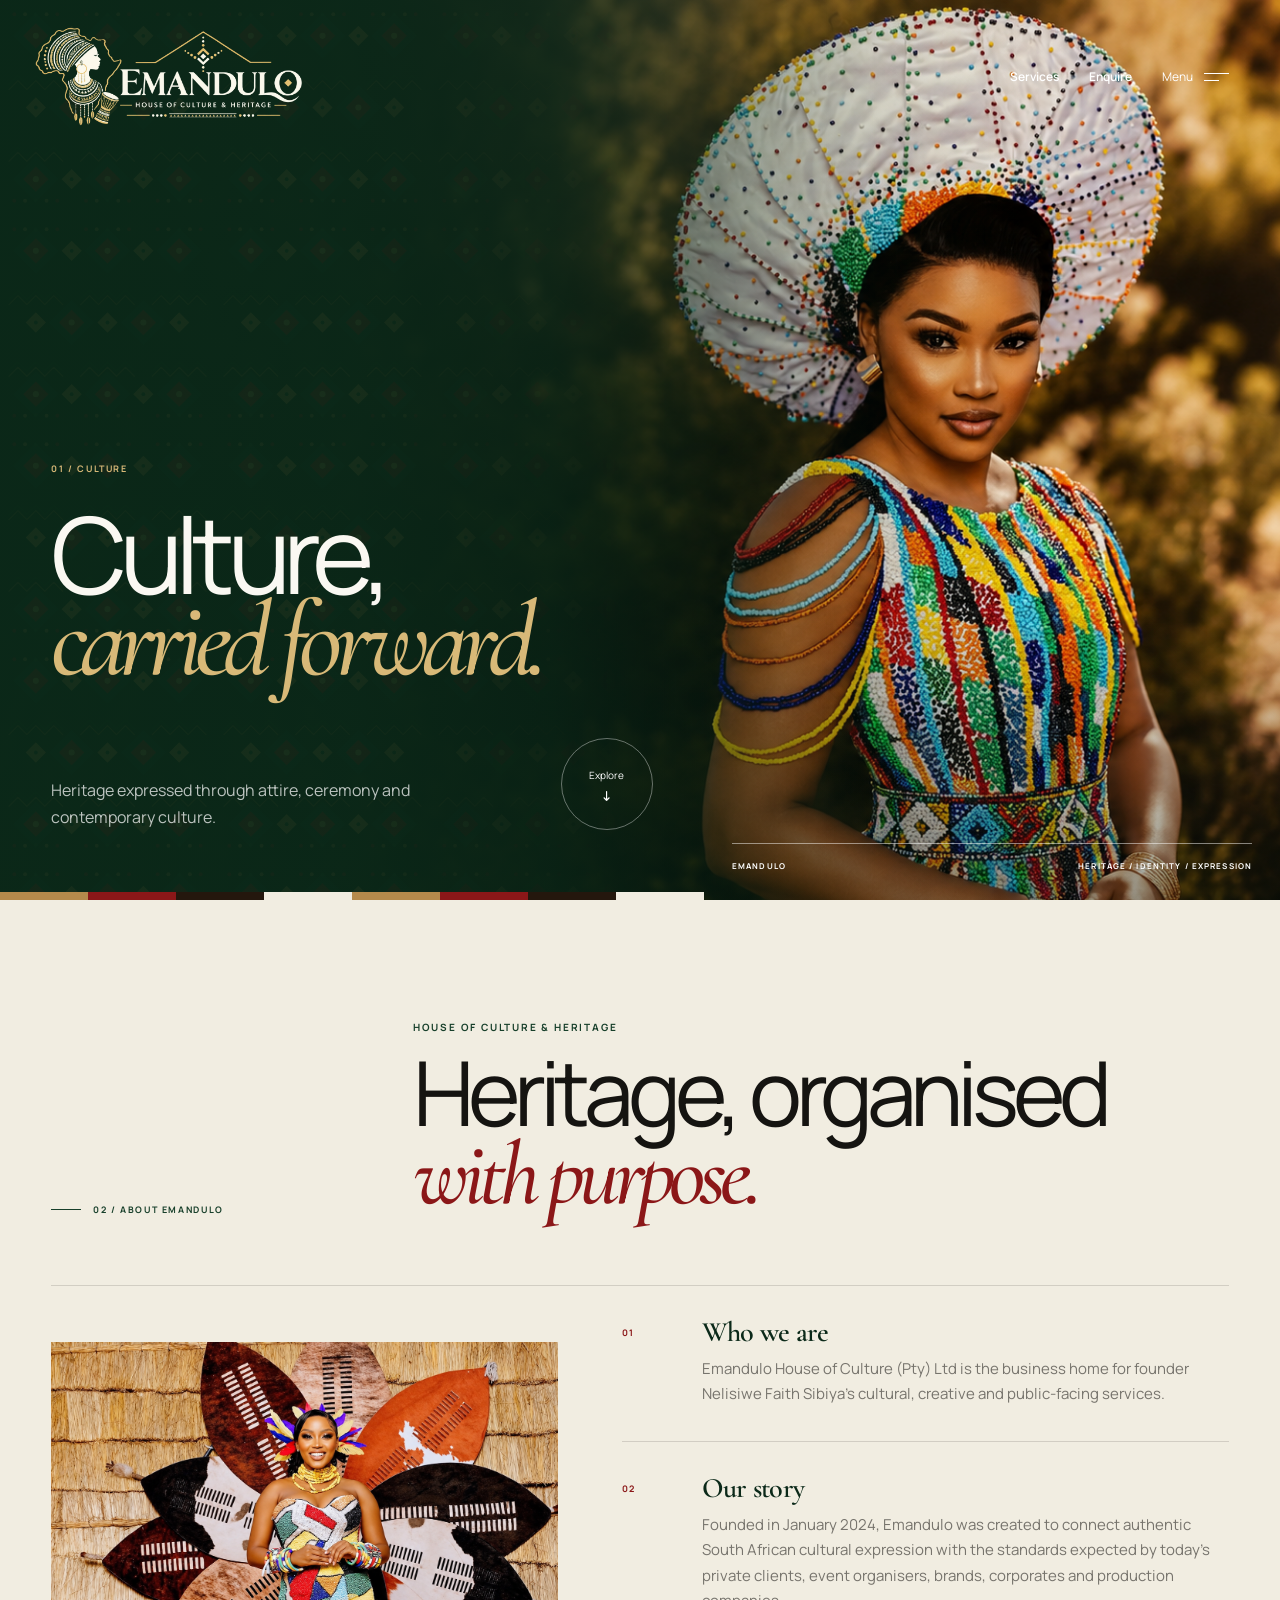
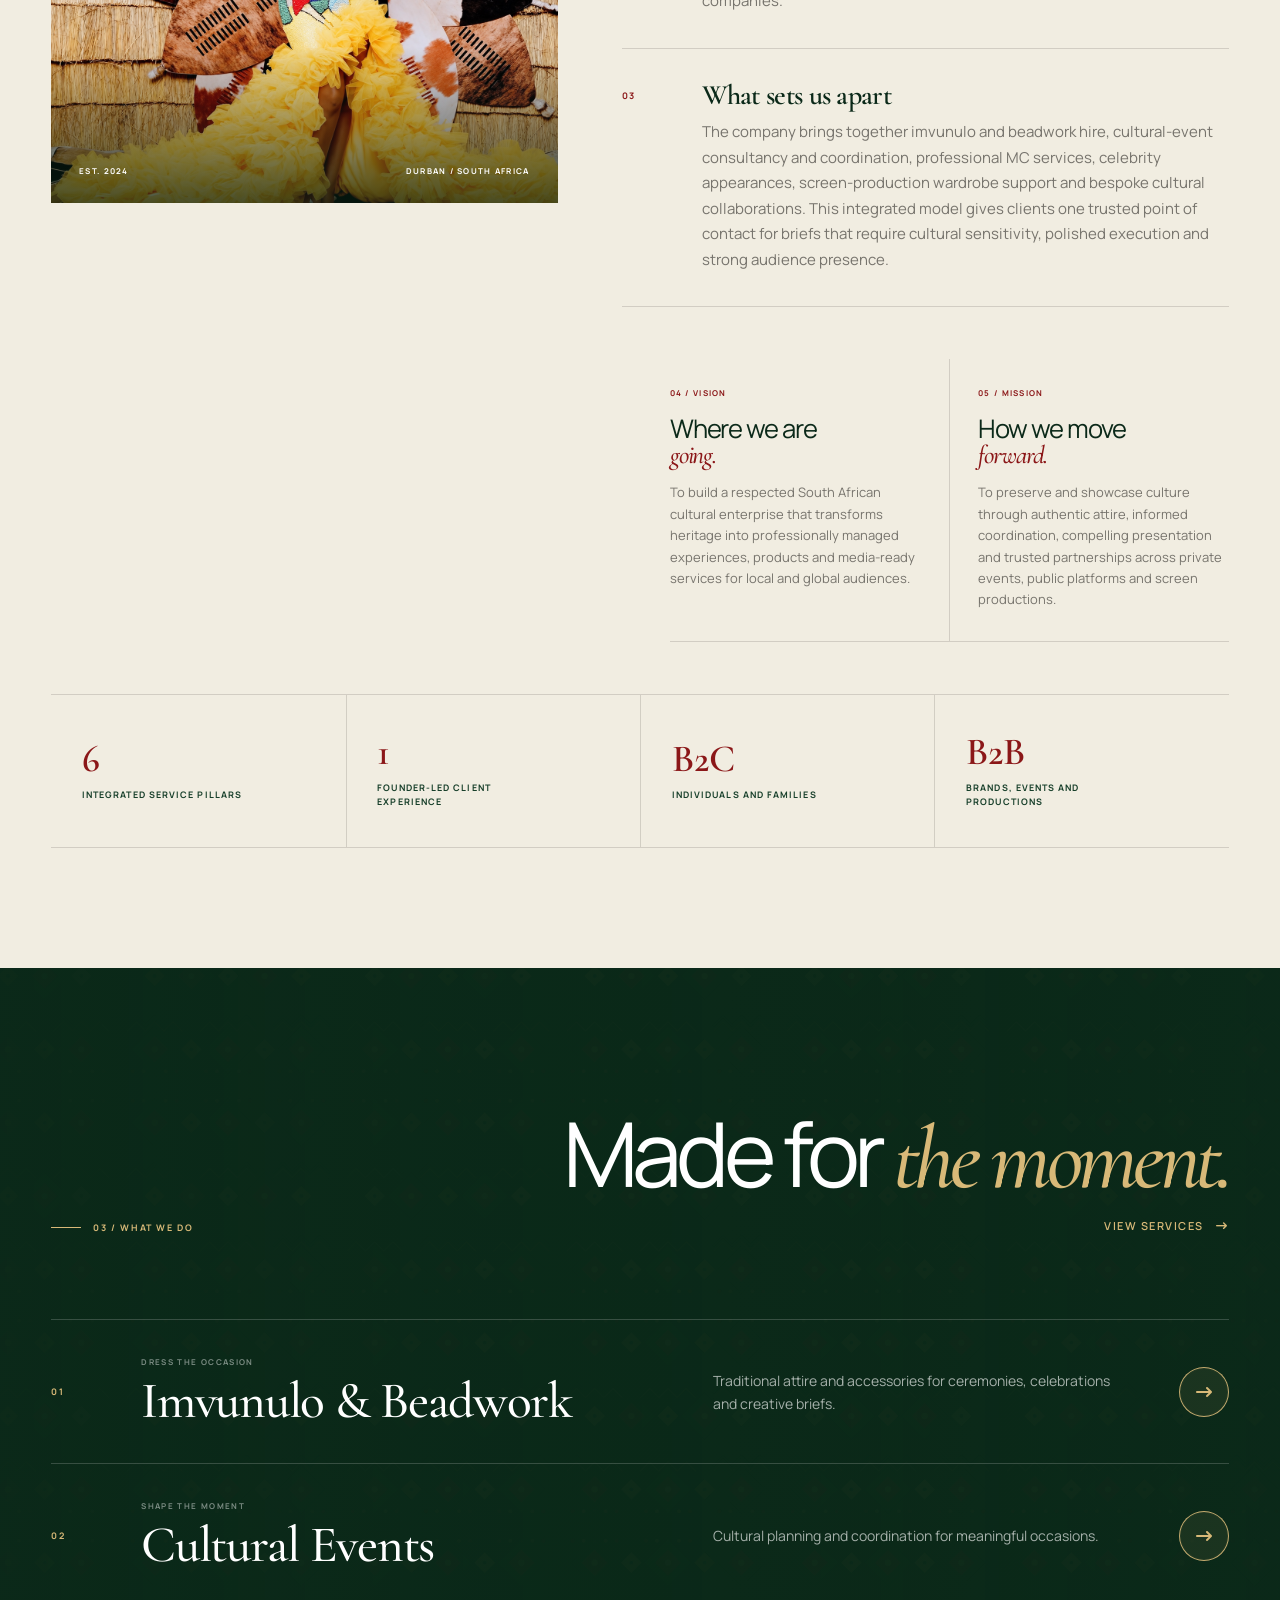
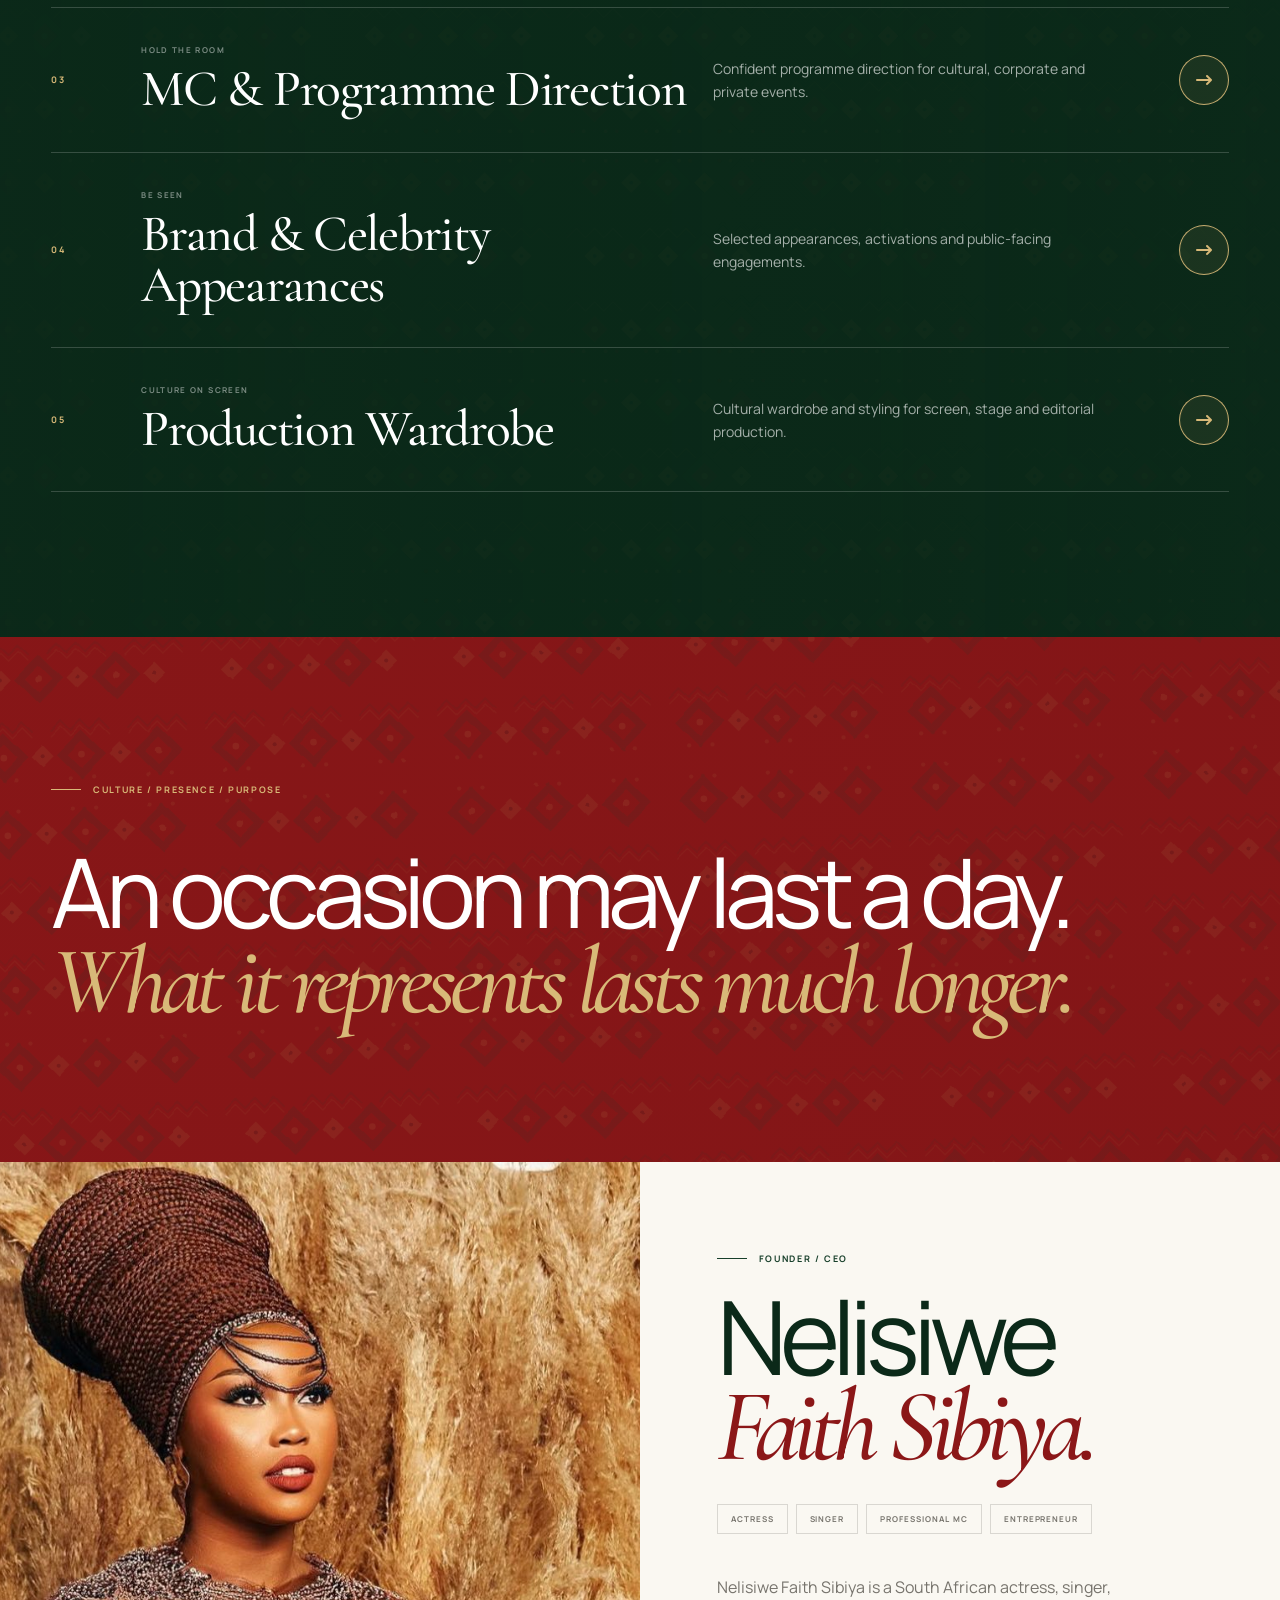
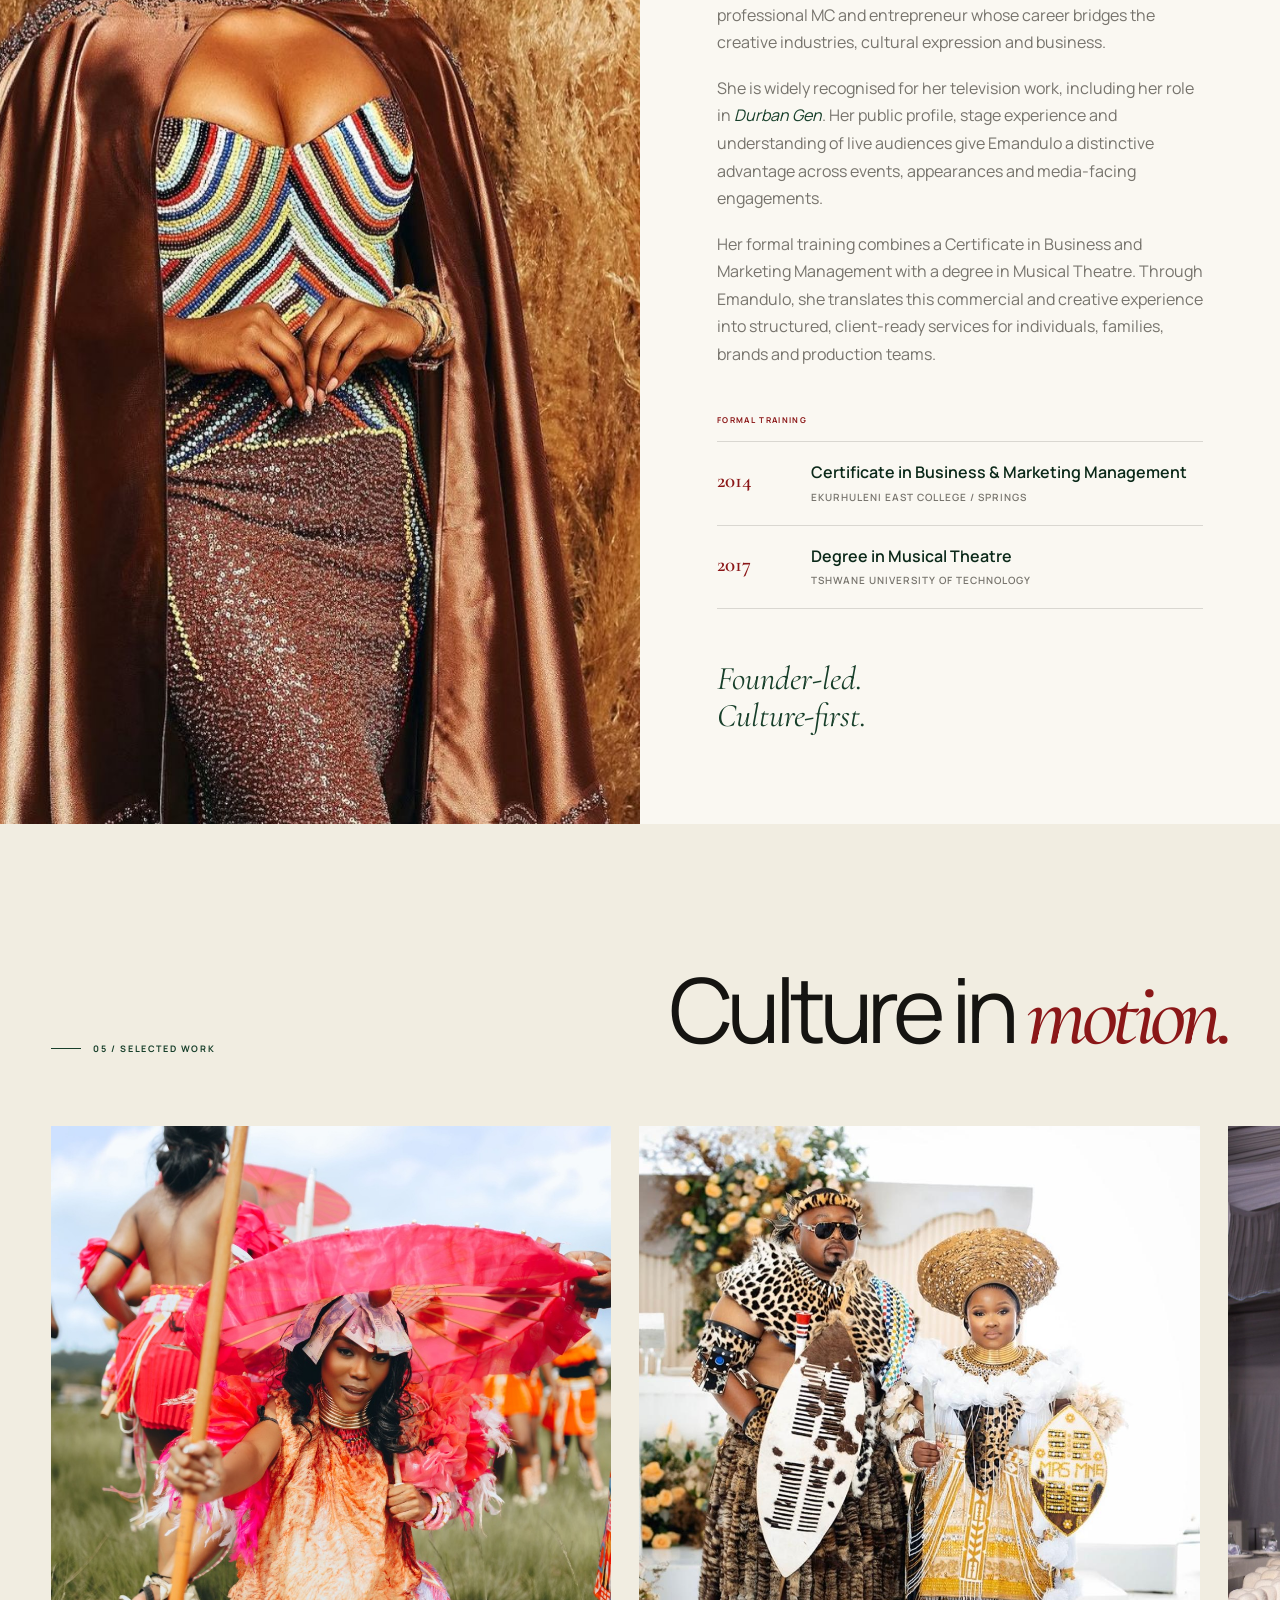
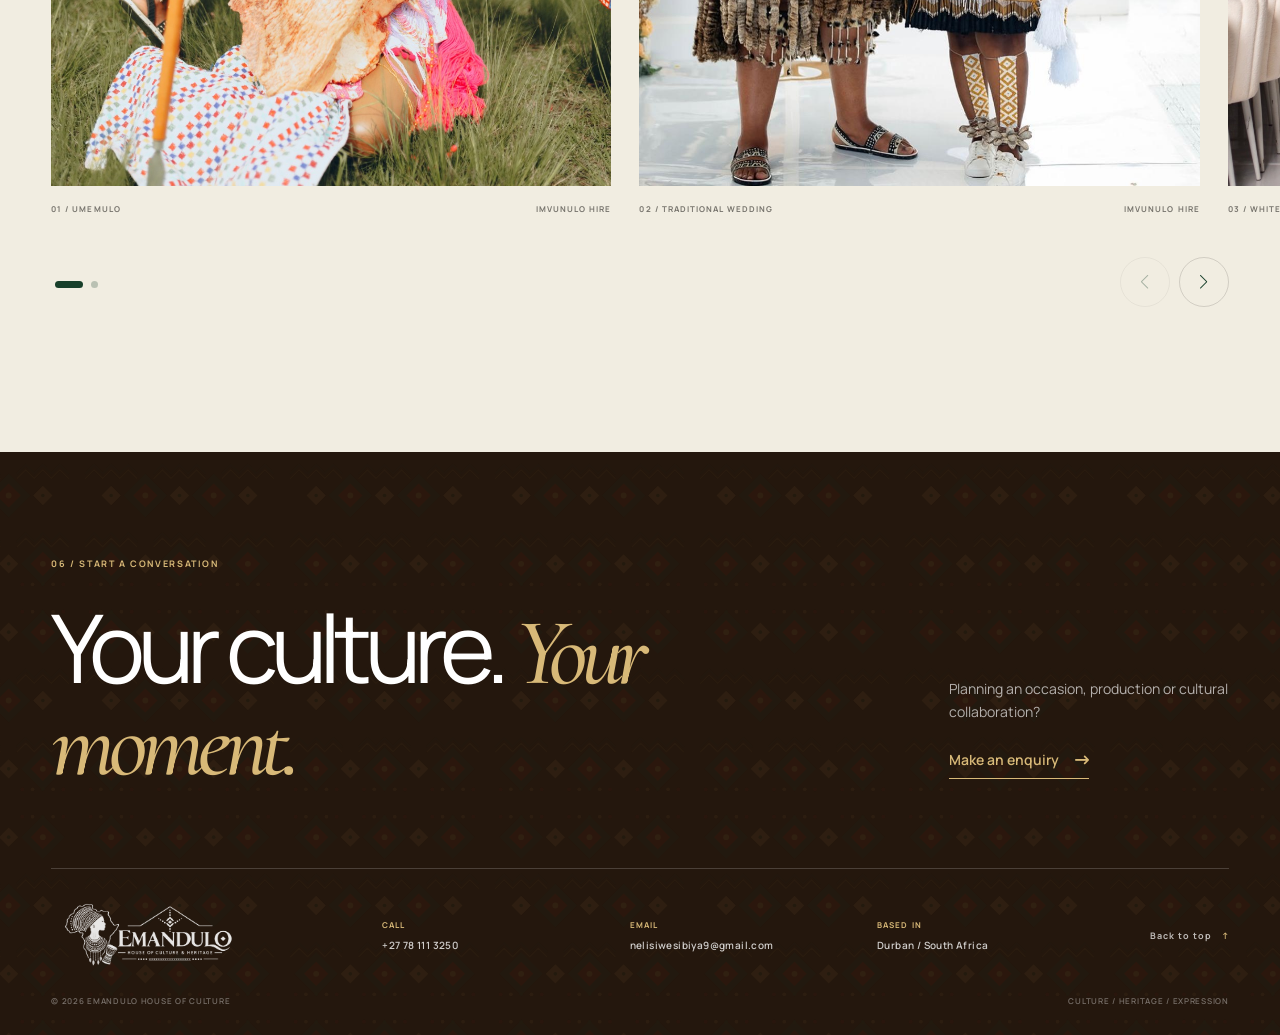
<file: david-free/index.html>
<!DOCTYPE html>
<html lang="en">

<head>
  <meta charset="utf-8" />
  <meta name="viewport" content="width=device-width, initial-scale=1" />

  <title>Emandulo House of Culture & Heritage</title>

  <meta
    name="description"
    content="Emandulo House of Culture — South African culture expressed through imvunulo, events, performance and production."
  />

  <meta name="theme-color" content="#173f2a" />

  <!-- Bootstrap -->
  <link
    href="https://cdn.jsdelivr.net/npm/bootstrap@5.3.0/dist/css/bootstrap.min.css"
    rel="stylesheet"
  />

  <!-- Fonts -->
  <link rel="preconnect" href="https://fonts.googleapis.com">
  <link rel="preconnect" href="https://fonts.gstatic.com" crossorigin>

  <link
    href="https://fonts.googleapis.com/css2?family=Cormorant+Garamond:ital,wght@0,500;0,600;1,500;1,600&family=Manrope:wght@300;400;500;600;700&display=swap"
    rel="stylesheet"
  />

  <!-- Font Awesome -->
  <link
    rel="stylesheet"
    href="https://cdnjs.cloudflare.com/ajax/libs/font-awesome/6.5.2/css/all.min.css"
  />

  <!-- AOS -->
  <link
    href="https://unpkg.com/aos@2.3.1/dist/aos.css"
    rel="stylesheet"
  />

  <!-- Swiper -->
  <link
    rel="stylesheet"
    href="https://cdn.jsdelivr.net/npm/swiper@11/swiper-bundle.min.css"
  />

  <!-- Main stylesheet -->
  <link rel="stylesheet" href="style.css" />

  <style id="vision-mission-failsafe">
    /* Vision / Mission overlay — self-contained so it cannot be hidden by stale CSS */
    .culture-image-break {
      isolation: isolate;
    }

    .culture-image-frame {
      position: absolute;
      inset: 0;
      z-index: 0;
    }

    .culture-image-frame > img {
      z-index: 0;
    }

    .vision-mission-cards {
      position: absolute !important;
      z-index: 30 !important;

      top: 17% !important;
      left: clamp(28px, 4.5vw, 72px) !important;

      width: min(390px, 31vw) !important;

      display: flex !important;
      flex-direction: column !important;
      gap: 24px !important;

      opacity: 1 !important;
      visibility: visible !important;
      transform: none !important;

      pointer-events: auto;
    }

    .vision-mission-cards .vm-card {
      position: relative !important;

      display: block !important;

      padding: 18px 20px 20px !important;

      opacity: 1 !important;
      visibility: visible !important;
      transform: none;

      border-top: 1px solid rgba(216,185,120,.92) !important;
      border-left: 1px solid rgba(216,185,120,.34) !important;

      background: rgba(8,31,20,.72) !important;

      -webkit-backdrop-filter: blur(10px);
      backdrop-filter: blur(10px);

      color: #fff !important;

      box-shadow: 0 18px 48px rgba(0,0,0,.18);
    }

    .vision-mission-cards .vm-card::before {
      content: "";

      position: absolute;
      top: -1px;
      left: 0;

      width: 44px;
      height: 2px;

      background: #d8b978;
    }

    .vision-mission-cards .vm-label {
      display: block !important;

      margin-bottom: 9px;

      color: #d8b978 !important;

      font-family: "Manrope", sans-serif;
      font-size: 9px;
      font-weight: 700;

      letter-spacing: .19em;
      text-transform: uppercase;
    }

    .vision-mission-cards .vm-card p {
      display: block !important;

      margin: 0 !important;

      color: rgba(255,255,255,.88) !important;

      font-family: "Manrope", sans-serif;
      font-size: 13px !important;
      font-weight: 400;

      line-height: 1.55 !important;
    }

    .culture-image-word {
      z-index: 5 !important;
    }

    .image-side-caption {
      z-index: 10 !important;
    }

    @media (max-width: 991.98px) {
      .vision-mission-cards {
        top: 10% !important;
        left: 28px !important;
        width: min(365px, 48vw) !important;
        gap: 16px !important;
      }

      .vision-mission-cards .vm-card p {
        font-size: 12px !important;
      }
    }

    @media (max-width: 767.98px) {
      .culture-image-frame {
        position: relative !important;
        inset: auto !important;
        width: 100%;
        height: min(68vh, 520px);
      }

      .vision-mission-cards {
        position: relative !important;
        top: auto !important;
        right: auto !important;
        left: auto !important;

        width: 100% !important;
        padding: 22px 20px 28px !important;

        gap: 14px !important;
      }

      .vision-mission-cards .vm-card {
        padding: 16px 16px 17px !important;
        background: rgba(8,31,20,.88) !important;
      }

      .vision-mission-cards .vm-card p {
        font-size: 13px !important;
        line-height: 1.55 !important;
      }
    }
  </style>

</head>


<body>


  <!-- =====================================================
       FULLSCREEN MENU
  ====================================================== -->

  <div id="fullscreenMenu" class="fullscreen-menu-overlay">

    <button
      id="closeMenuBtn"
      class="close-menu-btn"
      aria-label="Close menu"
    >
      <i class="fa-solid fa-xmark"></i>
    </button>


    <div class="container-fluid menu-inner">

      <div class="row min-vh-100 align-items-center">


        <div class="col-lg-8">

          <span class="menu-kicker">
            EMANDULO / DURBAN
          </span>


          <nav class="fullscreen-menu-nav">

            <a href="#home" class="menu-link">
              Home
            </a>

            <a href="#about" class="menu-link">
              About
            </a>

            <a
              href="./services.html"
              class="menu-link"
            >
              Services
            </a>

            <a href="#founder" class="menu-link">
              Founder
            </a>

            <a href="#work" class="menu-link">
              Work
            </a>

            <a href="#contact" class="menu-link">
              Contact
            </a>

          </nav>

        </div>



        <div class="col-lg-4 d-none d-lg-block">

          <div class="menu-aside">

            <p>
              Culture is not decoration.
              <br>
              It is identity.
            </p>

            <div class="menu-aside-contact">
              <a href="tel:+27781113250">
                +27 78 111 3250
              </a>

              <a href="mailto:nelisiwesibiya9@gmail.com">
                nelisiwesibiya9@gmail.com
              </a>
            </div>

          </div>

        </div>

      </div>

    </div>

  </div>



  <!-- =====================================================
       HERO
  ====================================================== -->

  <header id="home" class="hero">

    <!-- Full hero artwork -->
    <div class="hero-media" aria-hidden="true">
      <img src="images/hero.png" alt="">
    </div>

    <!-- Deep green gradient makes the left copy area readable -->
    <div class="hero-wash" aria-hidden="true"></div>

    <!-- Animated Emandulo textile detail -->
    <div class="hero-pattern" aria-hidden="true"></div>

    <nav class="site-nav">
      <a href="index.html" class="site-logo">
        <img
          src="images/colorlogo.png"
          alt="Emandulo House of Culture & Heritage"
        >
      </a>

      <div class="site-nav-right">
        <a href="services.html" class="nav-booking">Services</a>
        <a href="#contact" class="nav-booking">Enquire</a>

        <button
          class="menu-toggle-btn"
          aria-label="Open menu"
          aria-expanded="false"
        >
          <span>Menu</span>
          <span class="menu-icon-lines">
            <span></span>
            <span></span>
          </span>
        </button>
      </div>
    </nav>

    <div class="hero-grid">

      <div class="hero-copy">
        <div class="hero-index" data-aos="fade-up">
          01 / CULTURE
        </div>

        <h1>
          <span data-aos="fade-up">Culture,</span>
          <em data-aos="fade-up" data-aos-delay="100">
            carried forward.
          </em>
        </h1>

        <div
          class="hero-bottom"
          data-aos="fade-up"
          data-aos-delay="200"
        >
          <p>
            Heritage expressed through attire, ceremony
            and contemporary culture.
          </p>

          <a href="#about" class="circle-link">
            <span>Explore</span>
            <i class="fa-solid fa-arrow-down-long"></i>
          </a>
        </div>
      </div>

      <div class="hero-visual" aria-hidden="true">
        <div class="hero-image-caption">
          <span>EMANDULO</span>
          <span>HERITAGE / IDENTITY / EXPRESSION</span>
        </div>
      </div>

    </div>

    <div class="bead-line" aria-hidden="true">
      <span></span>
      <span></span>
      <span></span>
      <span></span>
      <span></span>
      <span></span>
      <span></span>
      <span></span>
    </div>

  </header>



  <!-- =====================================================
       MANIFESTO
  ====================================================== -->

  <section
    id="about"
    class="manifesto"
  >

    <div class="container-fluid">

      <header class="about-header">

        <span
          class="section-index"
          data-aos="fade-up"
        >
          02 / ABOUT EMANDULO
        </span>

        <div>
          <p class="about-eyebrow" data-aos="fade-up">
            House of Culture &amp; Heritage
          </p>

          <h2
            class="manifesto-title"
            data-aos="fade-up"
          >
            Heritage, organised
            <em>with purpose.</em>
          </h2>
        </div>

      </header>


      <div class="about-story-grid">

        <figure
          class="about-story-image"
          data-aos="fade-up"
        >
          <img
            src="images/about-pic-enhanced.png"
            alt="A South African cultural celebration"
            loading="lazy"
          >

          <figcaption>
            <span>EST. 2024</span>
            <span>DURBAN / SOUTH AFRICA</span>
          </figcaption>
        </figure>


        <div class="about-narrative">

          <article class="about-narrative-item" data-aos="fade-up">
            <span>01</span>
            <div>
              <h3>Who we are</h3>
              <p>
                Emandulo House of Culture (Pty) Ltd is the business home for
                founder Nelisiwe Faith Sibiya's cultural, creative and
                public-facing services.
              </p>
            </div>
          </article>

          <article class="about-narrative-item" data-aos="fade-up">
            <span>02</span>
            <div>
              <h3>Our story</h3>
              <p>
                Founded in January 2024, Emandulo was created to connect
                authentic South African cultural expression with the standards
                expected by today's private clients, event organisers, brands,
                corporates and production companies.
              </p>
            </div>
          </article>

          <article class="about-narrative-item" data-aos="fade-up">
            <span>03</span>
            <div>
              <h3>What sets us apart</h3>
              <p>
                The company brings together imvunulo and beadwork hire,
                cultural-event consultancy and coordination, professional MC
                services, celebrity appearances, screen-production wardrobe
                support and bespoke cultural collaborations. This integrated
                model gives clients one trusted point of contact for briefs
                that require cultural sensitivity, polished execution and
                strong audience presence.
              </p>
            </div>
          </article>

          <div class="about-inline-purpose" data-aos="fade-up">

            <article>
              <span>04 / Vision</span>
              <h3>Where we are <em>going.</em></h3>
              <p>
                To build a respected South African cultural enterprise that
                transforms heritage into professionally managed experiences,
                products and media-ready services for local and global audiences.
              </p>
            </article>

            <article>
              <span>05 / Mission</span>
              <h3>How we move <em>forward.</em></h3>
              <p>
                To preserve and showcase culture through authentic attire,
                informed coordination, compelling presentation and trusted
                partnerships across private events, public platforms and
                screen productions.
              </p>
            </article>

          </div>

        </div>

      </div>


      <div class="about-highlights" data-aos="fade-up">

        <article>
          <strong>6</strong>
          <span>Integrated service pillars</span>
        </article>

        <article>
          <strong>1</strong>
          <span>Founder-led client experience</span>
        </article>

        <article>
          <strong>B2C</strong>
          <span>Individuals and families</span>
        </article>

        <article>
          <strong>B2B</strong>
          <span>Brands, events and productions</span>
        </article>

      </div>
    </div>

  </section>

  <!-- =====================================================
       SERVICES
  ====================================================== -->

  <section
    id="services"
    class="services-editorial"
  >

    <div class="services-pattern" aria-hidden="true"></div>

    <div class="container-fluid services-content">


      <div class="services-heading">

        <span
          class="section-index light"
          data-aos="fade-up"
        >
          03 / WHAT WE DO
        </span>


        <div class="services-heading-copy">
          <h2
            data-aos="fade-up"
          >
            Made for
            <em>the moment.</em>
          </h2>

          <a href="services.html" class="services-detail-link" data-aos="fade-up">
            View services
            <i class="fa-solid fa-arrow-right-long"></i>
          </a>
        </div>

      </div>



      <div class="editorial-services-list">


        <!-- SERVICE 01 -->

        <a
          href="services.html#imvunulo"
          class="editorial-service"
          data-aos="fade-up"
          data-aos-delay="0"
        >

          <span class="service-count">
            01
          </span>


          <div class="service-wording">

            <span class="service-action">
              DRESS THE OCCASION
            </span>

            <h3>
              Imvunulo & Beadwork
            </h3>

          </div>


          <p>
            Traditional attire and accessories for ceremonies,
            celebrations and creative briefs.
          </p>


          <span class="service-arrow" aria-hidden="true">
            <i class="fa-solid fa-arrow-right-long"></i>
          </span>

        </a>



        <!-- SERVICE 02 -->

        <a
          href="services.html#events"
          class="editorial-service"
          data-aos="fade-up"
          data-aos-delay="70"
        >

          <span class="service-count">
            02
          </span>


          <div class="service-wording">

            <span class="service-action">
              SHAPE THE MOMENT
            </span>

            <h3>
              Cultural Events
            </h3>

          </div>


          <p>
            Cultural planning and coordination
            for meaningful occasions.
          </p>


          <span class="service-arrow" aria-hidden="true">
            <i class="fa-solid fa-arrow-right-long"></i>
          </span>

        </a>



        <!-- SERVICE 03 -->

        <a
          href="services.html#programme"
          class="editorial-service"
          data-aos="fade-up"
          data-aos-delay="140"
        >

          <span class="service-count">
            03
          </span>


          <div class="service-wording">

            <span class="service-action">
              HOLD THE ROOM
            </span>

            <h3>
              MC & Programme Direction
            </h3>

          </div>


          <p>
            Confident programme direction for cultural,
            corporate and private events.
          </p>


          <span class="service-arrow" aria-hidden="true">
            <i class="fa-solid fa-arrow-right-long"></i>
          </span>

        </a>



        <!-- SERVICE 04 -->

        <a
          href="services.html#appearances"
          class="editorial-service"
          data-aos="fade-up"
          data-aos-delay="210"
        >

          <span class="service-count">
            04
          </span>


          <div class="service-wording">

            <span class="service-action">
              BE SEEN
            </span>

            <h3>
              Brand & Celebrity Appearances
            </h3>

          </div>


          <p>
            Selected appearances, activations and
            public-facing engagements.
          </p>


          <span class="service-arrow" aria-hidden="true">
            <i class="fa-solid fa-arrow-right-long"></i>
          </span>

        </a>



        <!-- SERVICE 05 -->

        <a
          href="services.html#wardrobe"
          class="editorial-service"
          data-aos="fade-up"
          data-aos-delay="280"
        >

          <span class="service-count">
            05
          </span>


          <div class="service-wording">

            <span class="service-action">
              CULTURE ON SCREEN
            </span>

            <h3>
              Production Wardrobe
            </h3>

          </div>


          <p>
            Cultural wardrobe and styling for screen,
            stage and editorial production.
          </p>


          <span class="service-arrow" aria-hidden="true">
            <i class="fa-solid fa-arrow-right-long"></i>
          </span>

        </a>

      </div>

    </div>

  </section>



  <!-- =====================================================
       CULTURAL BRAND MOMENT
       Animated textile is stronger here
  ====================================================== -->

  <section
    class="red-statement pattern-section"
  >

    <div
      class="statement-pattern"
      aria-hidden="true"
    ></div>


    <div class="container-fluid statement-content">


      <span
        class="section-index light"
        data-aos="fade-up"
      >
        CULTURE / PRESENCE / PURPOSE
      </span>



      <p
        data-aos="fade-up"
      >

        An occasion may last a day.

        <em>
          What it represents lasts much longer.
        </em>

      </p>

    </div>

  </section>



  <!-- =====================================================
       FOUNDER
  ====================================================== -->

  <section
    id="founder"
    class="founder-editorial"
  >

    <div class="container-fluid">

      <div class="row align-items-stretch g-0">


        <!-- Founder image -->

        <div class="col-lg-6">

          <div
            class="founder-editorial-image"
            data-aos="fade-right"
          >

            <img
              src="images/founder.jpeg"
              alt="Nelisiwe Faith Sibiya"
              loading="lazy"
            >

          </div>

        </div>



        <!-- Founder copy -->

        <div class="col-lg-6">

          <div class="founder-editorial-copy">


            <span
              class="section-index"
              data-aos="fade-up"
            >
              FOUNDER / CEO
            </span>



            <h2
              data-aos="fade-up"
            >

              Nelisiwe
              <br>

              <em>
                Faith Sibiya.
              </em>

            </h2>



            <div
              class="founder-roles"
              data-aos="fade-up"
            >

              <span>
                ACTRESS
              </span>

              <span>
                SINGER
              </span>

              <span>
                PROFESSIONAL MC
              </span>

              <span>
                ENTREPRENEUR
              </span>

            </div>



            <div
              class="founder-bio"
              data-aos="fade-up"
            >

              <p>
                Nelisiwe Faith Sibiya is a South African actress, singer,
                professional MC and entrepreneur whose career bridges the
                creative industries, cultural expression and business.
              </p>

              <p>
                She is widely recognised for her television work, including
                her role in <em>Durban Gen</em>. Her public profile, stage
                experience and understanding of live audiences give Emandulo
                a distinctive advantage across events, appearances and
                media-facing engagements.
              </p>

              <p>
                Her formal training combines a Certificate in Business and
                Marketing Management with a degree in Musical Theatre.
                Through Emandulo, she translates this commercial and creative
                experience into structured, client-ready services for
                individuals, families, brands and production teams.
              </p>

            </div>


            <div
              class="founder-education"
              data-aos="fade-up"
            >

              <span class="founder-education-label">
                Formal training
              </span>

              <div class="founder-education-list">

                <article class="founder-education-item">
                  <span class="founder-education-year">2014</span>
                  <div>
                    <h3>Certificate in Business &amp; Marketing Management</h3>
                    <p>Ekurhuleni East College / Springs</p>
                  </div>
                </article>

                <article class="founder-education-item">
                  <span class="founder-education-year">2017</span>
                  <div>
                    <h3>Degree in Musical Theatre</h3>
                    <p>Tshwane University of Technology</p>
                  </div>
                </article>

              </div>

            </div>



            <div
              class="founder-signoff"
              data-aos="fade-up"
            >

              Founder-led.
              <br>
              Culture-first.

            </div>

          </div>

        </div>

      </div>

    </div>

  </section>



  <!-- =====================================================
       SELECTED WORK
  ====================================================== -->

  <section
    id="work"
    class="work-editorial"
  >

    <div class="container-fluid">


      <div class="work-heading">

        <span
          class="section-index"
          data-aos="fade-up"
        >
          05 / SELECTED WORK
        </span>


        <h2
          data-aos="fade-up"
        >
          Culture in
          <em>motion.</em>
        </h2>

      </div>



      <div
        class="swiper premium-work-swiper worksSwiper"
        data-aos="fade-up"
      >

        <div class="swiper-wrapper">


          <!-- PROJECT 01 -->

          <div class="swiper-slide">

            <article class="editorial-project">

              <div class="editorial-project-image">

                <img
                  src="images/umemulo.jpg"
                  alt="UMemulo cultural celebration"
                  loading="lazy"
                >

              </div>


              <div class="editorial-project-info">

                <span>
                  01 / UMEMULO
                </span>

                <span>
                  IMVUNULO HIRE
                </span>

              </div>

            </article>

          </div>



          <!-- PROJECT 02 -->

          <div class="swiper-slide">

            <article class="editorial-project">

              <div class="editorial-project-image">

                <img
                  src="images/traditionalwed.jpg"
                  alt="Traditional Wedding"
                  loading="lazy"
                >

              </div>


              <div class="editorial-project-info">

                <span>
                  02 / TRADITIONAL WEDDING
                </span>

                <span>
                  IMVUNULO HIRE
                </span>

              </div>

            </article>

          </div>



          <!-- PROJECT 03 -->

          <div class="swiper-slide">

            <article class="editorial-project">

              <div class="editorial-project-image">

                <img
                  src="images/white.jpg"
                  alt="White Wedding"
                  loading="lazy"
                >

              </div>


              <div class="editorial-project-info">

                <span>
                  03 / WHITE WEDDING
                </span>

                <span>
                  MC / PROGRAMME DIRECTION
                </span>

              </div>

            </article>

          </div>

        </div>



        <div class="work-controls">

          <div class="swiper-pagination"></div>


          <div class="work-navigation">

            <div class="swiper-button-prev"></div>
            <div class="swiper-button-next"></div>

          </div>

        </div>

      </div>

    </div>

  </section>



  <!-- =====================================================
       CONTACT / FOOTER
  ====================================================== -->

  <footer
    id="contact"
    class="contact-editorial site-footer"
  >

    <div class="contact-pattern" aria-hidden="true"></div>

    <div class="container-fluid contact-content">


      <div class="footer-cta-layout">

        <div class="footer-cta-copy">
          <span class="section-index light" data-aos="fade-up">
            06 / START A CONVERSATION
          </span>

          <h2 data-aos="fade-up">
            Your culture. <em>Your moment.</em>
          </h2>
        </div>

        <div class="footer-action-panel" data-aos="fade-up">
          <p>
            Planning an occasion, production or cultural collaboration?
          </p>

          <a
            href="mailto:nelisiwesibiya9@gmail.com"
            class="contact-main-link"
          >
            Make an enquiry
            <i class="fa-solid fa-arrow-right-long"></i>
          </a>
        </div>

      </div>


      <div class="footer-identity-row">

        <a href="#home" class="footer-logo-wrap" aria-label="Emandulo home">
          <img
            src="images/colorlogo.png"
            alt="Emandulo House of Culture"
            loading="lazy"
          >
        </a>

        <div class="footer-contact-links">
          <a href="tel:+27781113250">
            <span>Call</span>
            <strong>+27 78 111 3250</strong>
          </a>

          <a href="mailto:nelisiwesibiya9@gmail.com">
            <span>Email</span>
            <strong>nelisiwesibiya9@gmail.com</strong>
          </a>

          <div>
            <span>Based in</span>
            <strong>Durban / South Africa</strong>
          </div>
        </div>

        <a href="#home" class="footer-back-top">
          Back to top
          <span aria-hidden="true">↑</span>
        </a>

      </div>


      <div class="footer-legal">

        <div class="footer-legal-copy">

          <span>
            © 2026 Emandulo House of Culture
          </span>

          <span>
            Culture / Heritage / Expression
          </span>

        </div>

      </div>


    </div>

  </footer>



  <!-- =====================================================
       SCRIPTS
  ====================================================== -->

  <!-- Bootstrap -->
  <script
    src="https://cdn.jsdelivr.net/npm/bootstrap@5.3.0/dist/js/bootstrap.bundle.min.js">
  </script>

  <!-- AOS -->
  <script src="https://unpkg.com/aos@2.3.1/dist/aos.js"></script>

  <!-- Swiper -->
  <script src="https://cdn.jsdelivr.net/npm/swiper@11/swiper-bundle.min.js"></script>

  <!-- Emandulo -->
  <script src="js/script.js"></script>


</body>

</html>
</file>
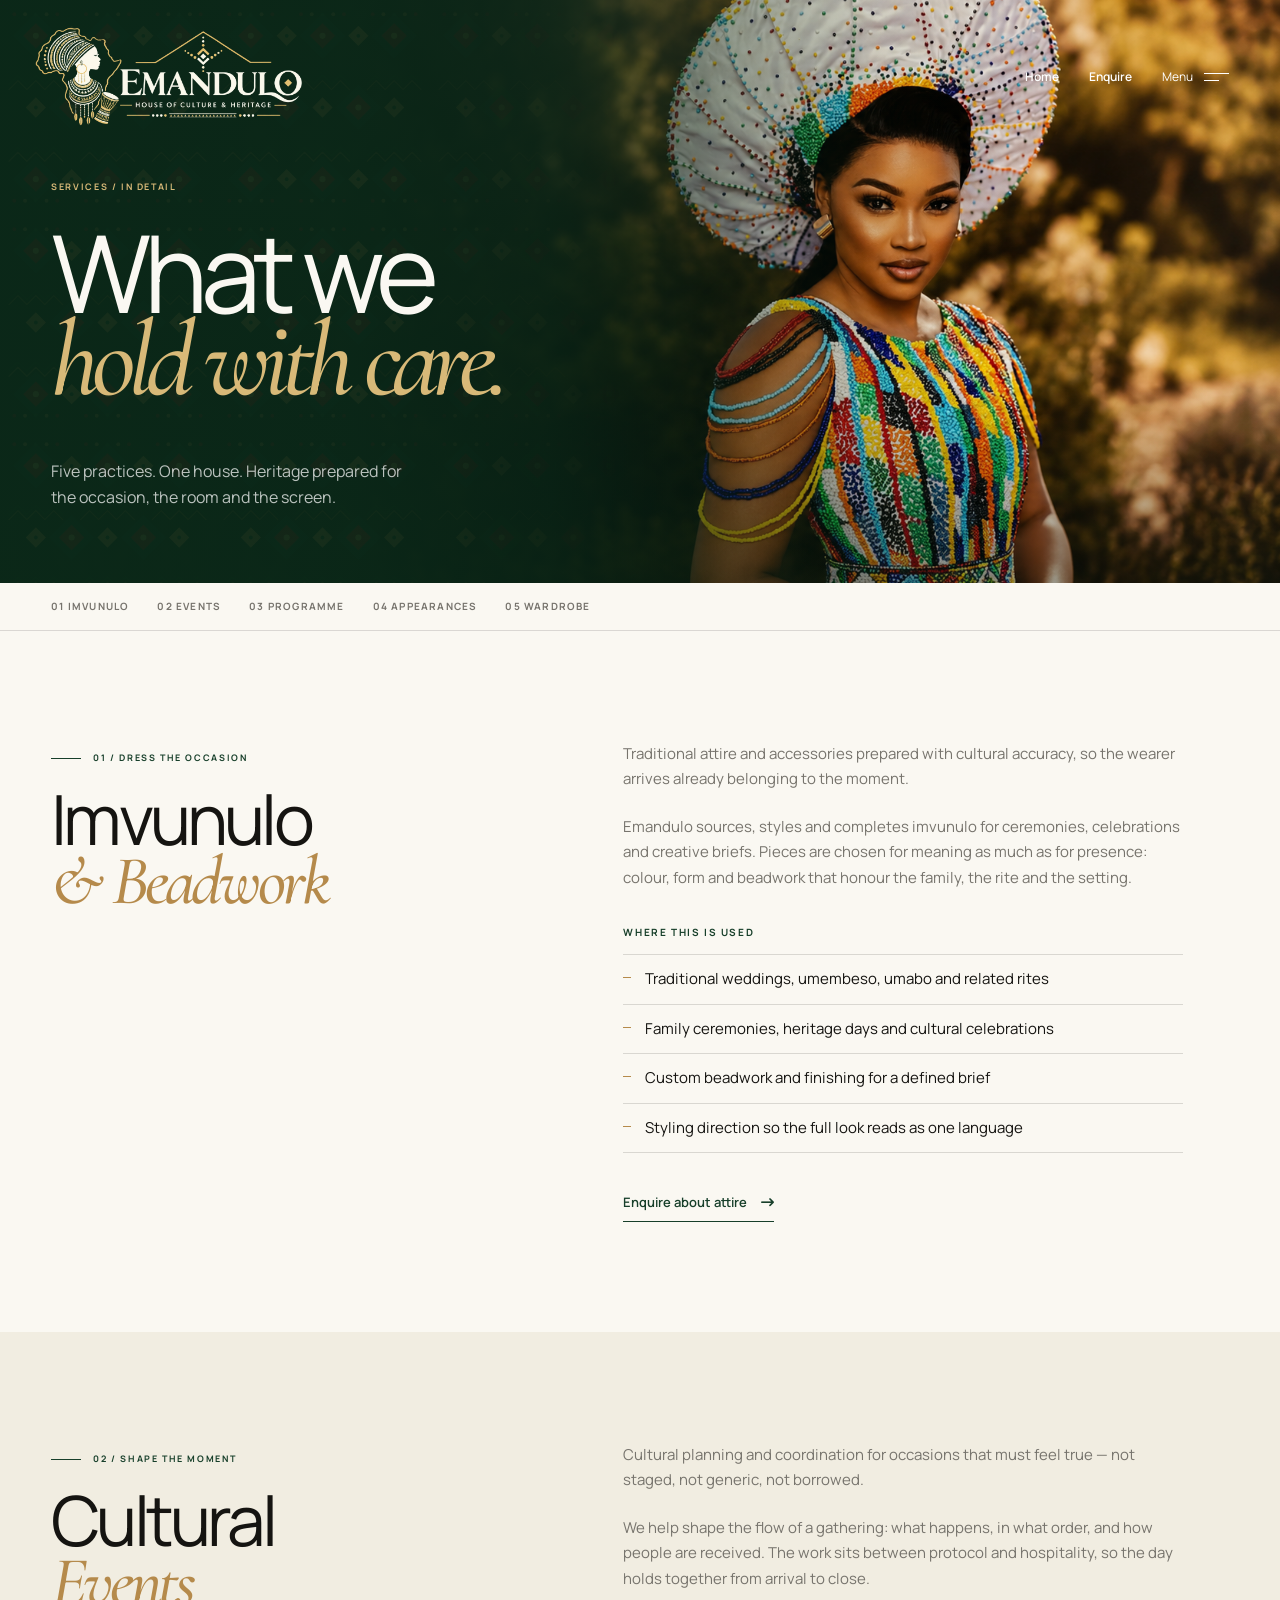
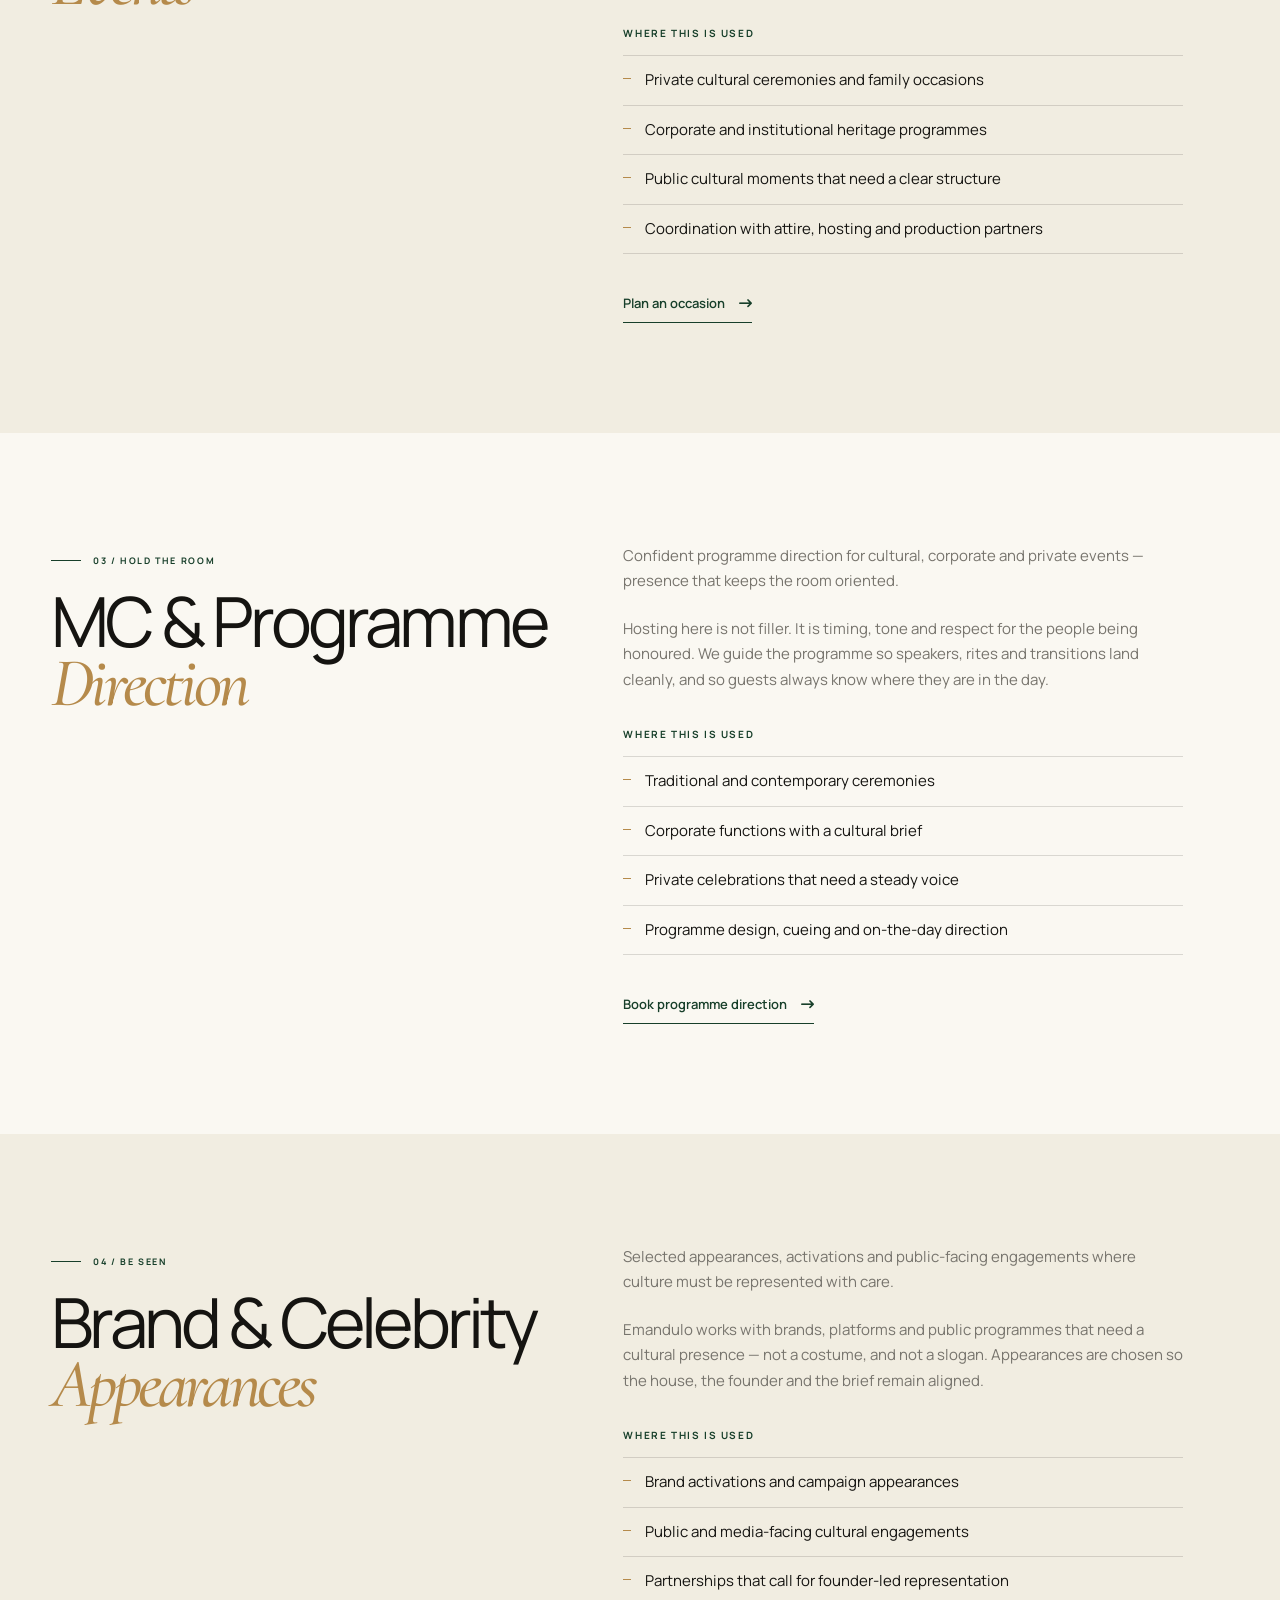
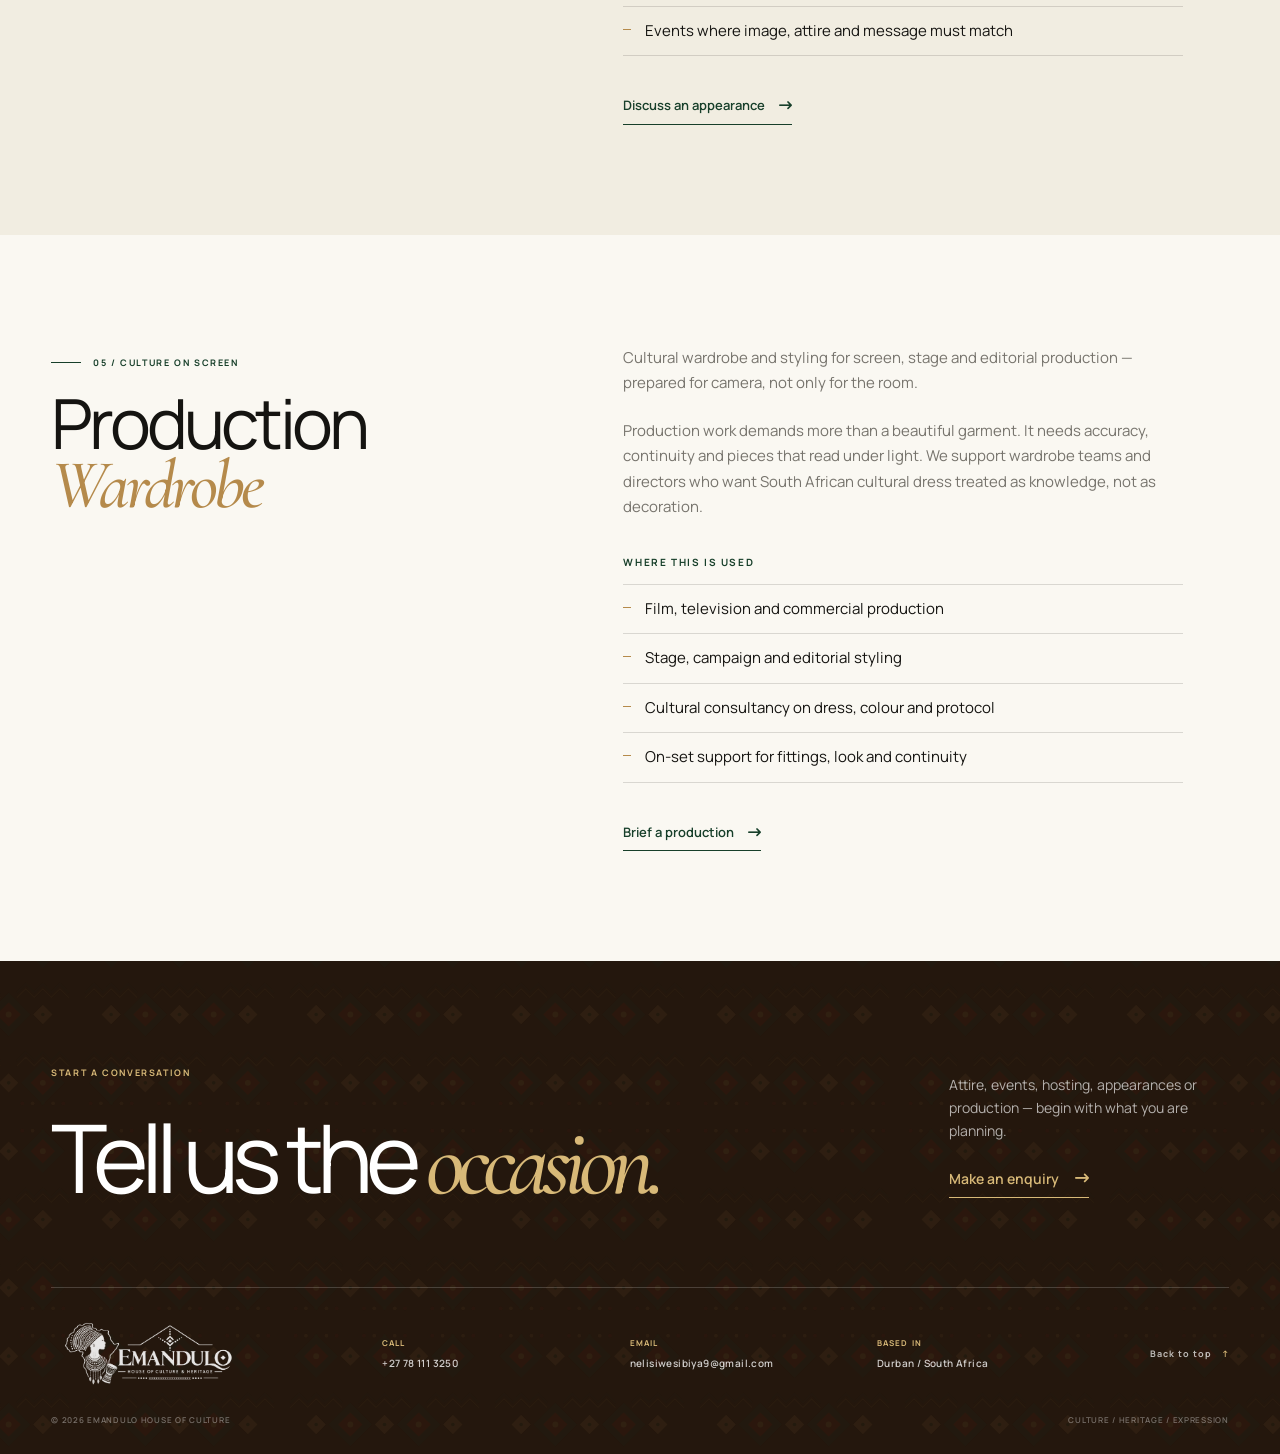
<file: david-free/services.html>
<!DOCTYPE html>
<html lang="en">

<head>
  <meta charset="utf-8" />
  <meta name="viewport" content="width=device-width, initial-scale=1" />

  <title>Services — Emandulo House of Culture & Heritage</title>

  <meta
    name="description"
    content="Imvunulo and beadwork, cultural events, MC and programme direction, brand appearances and production wardrobe from Emandulo House of Culture."
  />

  <meta name="theme-color" content="#173f2a" />

  <link
    href="https://cdn.jsdelivr.net/npm/bootstrap@5.3.0/dist/css/bootstrap.min.css"
    rel="stylesheet"
  />

  <link rel="preconnect" href="https://fonts.googleapis.com">
  <link rel="preconnect" href="https://fonts.gstatic.com" crossorigin>

  <link
    href="https://fonts.googleapis.com/css2?family=Cormorant+Garamond:ital,wght@0,500;0,600;1,500;1,600&family=Manrope:wght@300;400;500;600;700&display=swap"
    rel="stylesheet"
  />

  <link
    rel="stylesheet"
    href="https://cdnjs.cloudflare.com/ajax/libs/font-awesome/6.5.2/css/all.min.css"
  />

  <link
    href="https://unpkg.com/aos@2.3.1/dist/aos.css"
    rel="stylesheet"
  />

  <link rel="stylesheet" href="style.css" />
</head>

<body>


  <div id="fullscreenMenu" class="fullscreen-menu-overlay">

    <button
      id="closeMenuBtn"
      class="close-menu-btn"
      aria-label="Close menu"
    >
      <i class="fa-solid fa-xmark"></i>
    </button>

    <div class="container-fluid menu-inner">

      <div class="row min-vh-100 align-items-center">

        <div class="col-lg-8">

          <span class="menu-kicker">
            EMANDULO / DURBAN
          </span>

          <nav class="fullscreen-menu-nav">

            <a href="index.html#home" class="menu-link">
              Home
            </a>

            <a href="index.html#about" class="menu-link">
              About
            </a>

            <a href="services.html" class="menu-link">
              Services
            </a>

            <a href="index.html#founder" class="menu-link">
              Founder
            </a>

            <a href="index.html#work" class="menu-link">
              Work
            </a>

            <a href="#contact" class="menu-link">
              Contact
            </a>

          </nav>

        </div>

        <div class="col-lg-4 d-none d-lg-block">

          <div class="menu-aside">

            <p>
              Culture is not decoration.
              <br>
              It is identity.
            </p>

            <div class="menu-aside-contact">
              <a href="tel:+27781113250">
                +27 78 111 3250
              </a>

              <a href="mailto:nelisiwesibiya9@gmail.com">
                nelisiwesibiya9@gmail.com
              </a>
            </div>

          </div>

        </div>

      </div>

    </div>

  </div>



  <header id="home" class="hero page-hero">

    <div class="hero-media" aria-hidden="true">
      <img src="images/hero.png" alt="">
    </div>

    <div class="hero-wash" aria-hidden="true"></div>
    <div class="hero-pattern" aria-hidden="true"></div>

    <nav class="site-nav">
      <a href="index.html" class="site-logo">
        <img
          src="images/colorlogo.png"
          alt="Emandulo House of Culture & Heritage"
        >
      </a>

      <div class="site-nav-right">
        <a href="index.html" class="nav-booking">Home</a>
        <a href="#contact" class="nav-booking">Enquire</a>

        <button
          class="menu-toggle-btn"
          aria-label="Open menu"
          aria-expanded="false"
        >
          <span>Menu</span>
          <span class="menu-icon-lines">
            <span></span>
            <span></span>
          </span>
        </button>
      </div>
    </nav>

    <div class="hero-grid">

      <div class="hero-copy">
        <div class="hero-index" data-aos="fade-up">
          SERVICES / IN DETAIL
        </div>

        <h1>
          <span data-aos="fade-up">What we</span>
          <em data-aos="fade-up" data-aos-delay="100">
            hold with care.
          </em>
        </h1>

        <div
          class="hero-bottom"
          data-aos="fade-up"
          data-aos-delay="200"
        >
          <p>
            Five practices. One house. Heritage prepared
            for the occasion, the room and the screen.
          </p>
        </div>
      </div>

    </div>

  </header>



  <nav class="service-jump" aria-label="Service list">
    <div class="container-fluid">
      <a href="#imvunulo">01 Imvunulo</a>
      <a href="#events">02 Events</a>
      <a href="#programme">03 Programme</a>
      <a href="#appearances">04 Appearances</a>
      <a href="#wardrobe">05 Wardrobe</a>
    </div>
  </nav>



  <main class="services-page">


    <article id="imvunulo" class="service-detail">
      <div class="container-fluid">
        <div class="service-detail-grid">

          <div class="service-detail-intro" data-aos="fade-up">
            <span class="section-index">01 / DRESS THE OCCASION</span>
            <h2>Imvunulo <em>&amp; Beadwork</em></h2>
          </div>

          <div class="service-detail-body" data-aos="fade-up">
            <p class="service-lead">
              Traditional attire and accessories prepared with cultural
              accuracy, so the wearer arrives already belonging to the moment.
            </p>

            <p>
              Emandulo sources, styles and completes imvunulo for ceremonies,
              celebrations and creative briefs. Pieces are chosen for meaning
              as much as for presence: colour, form and beadwork that honour
              the family, the rite and the setting.
            </p>

            <h3>Where this is used</h3>
            <ul>
              <li>Traditional weddings, umembeso, umabo and related rites</li>
              <li>Family ceremonies, heritage days and cultural celebrations</li>
              <li>Custom beadwork and finishing for a defined brief</li>
              <li>Styling direction so the full look reads as one language</li>
            </ul>

            <a href="#contact" class="service-enquire">
              Enquire about attire
              <i class="fa-solid fa-arrow-right-long"></i>
            </a>
          </div>

        </div>
      </div>
    </article>


    <article id="events" class="service-detail service-detail-alt">
      <div class="container-fluid">
        <div class="service-detail-grid">

          <div class="service-detail-intro" data-aos="fade-up">
            <span class="section-index">02 / SHAPE THE MOMENT</span>
            <h2>Cultural <em>Events</em></h2>
          </div>

          <div class="service-detail-body" data-aos="fade-up">
            <p class="service-lead">
              Cultural planning and coordination for occasions that must
              feel true — not staged, not generic, not borrowed.
            </p>

            <p>
              We help shape the flow of a gathering: what happens, in what
              order, and how people are received. The work sits between
              protocol and hospitality, so the day holds together from
              arrival to close.
            </p>

            <h3>Where this is used</h3>
            <ul>
              <li>Private cultural ceremonies and family occasions</li>
              <li>Corporate and institutional heritage programmes</li>
              <li>Public cultural moments that need a clear structure</li>
              <li>Coordination with attire, hosting and production partners</li>
            </ul>

            <a href="#contact" class="service-enquire">
              Plan an occasion
              <i class="fa-solid fa-arrow-right-long"></i>
            </a>
          </div>

        </div>
      </div>
    </article>


    <article id="programme" class="service-detail">
      <div class="container-fluid">
        <div class="service-detail-grid">

          <div class="service-detail-intro" data-aos="fade-up">
            <span class="section-index">03 / HOLD THE ROOM</span>
            <h2>MC &amp; Programme <em>Direction</em></h2>
          </div>

          <div class="service-detail-body" data-aos="fade-up">
            <p class="service-lead">
              Confident programme direction for cultural, corporate
              and private events — presence that keeps the room oriented.
            </p>

            <p>
              Hosting here is not filler. It is timing, tone and respect
              for the people being honoured. We guide the programme so
              speakers, rites and transitions land cleanly, and so guests
              always know where they are in the day.
            </p>

            <h3>Where this is used</h3>
            <ul>
              <li>Traditional and contemporary ceremonies</li>
              <li>Corporate functions with a cultural brief</li>
              <li>Private celebrations that need a steady voice</li>
              <li>Programme design, cueing and on-the-day direction</li>
            </ul>

            <a href="#contact" class="service-enquire">
              Book programme direction
              <i class="fa-solid fa-arrow-right-long"></i>
            </a>
          </div>

        </div>
      </div>
    </article>


    <article id="appearances" class="service-detail service-detail-alt">
      <div class="container-fluid">
        <div class="service-detail-grid">

          <div class="service-detail-intro" data-aos="fade-up">
            <span class="section-index">04 / BE SEEN</span>
            <h2>Brand &amp; Celebrity <em>Appearances</em></h2>
          </div>

          <div class="service-detail-body" data-aos="fade-up">
            <p class="service-lead">
              Selected appearances, activations and public-facing
              engagements where culture must be represented with care.
            </p>

            <p>
              Emandulo works with brands, platforms and public programmes
              that need a cultural presence — not a costume, and not a
              slogan. Appearances are chosen so the house, the founder
              and the brief remain aligned.
            </p>

            <h3>Where this is used</h3>
            <ul>
              <li>Brand activations and campaign appearances</li>
              <li>Public and media-facing cultural engagements</li>
              <li>Partnerships that call for founder-led representation</li>
              <li>Events where image, attire and message must match</li>
            </ul>

            <a href="#contact" class="service-enquire">
              Discuss an appearance
              <i class="fa-solid fa-arrow-right-long"></i>
            </a>
          </div>

        </div>
      </div>
    </article>


    <article id="wardrobe" class="service-detail">
      <div class="container-fluid">
        <div class="service-detail-grid">

          <div class="service-detail-intro" data-aos="fade-up">
            <span class="section-index">05 / CULTURE ON SCREEN</span>
            <h2>Production <em>Wardrobe</em></h2>
          </div>

          <div class="service-detail-body" data-aos="fade-up">
            <p class="service-lead">
              Cultural wardrobe and styling for screen, stage and
              editorial production — prepared for camera, not only for the room.
            </p>

            <p>
              Production work demands more than a beautiful garment. It
              needs accuracy, continuity and pieces that read under light.
              We support wardrobe teams and directors who want South African
              cultural dress treated as knowledge, not as decoration.
            </p>

            <h3>Where this is used</h3>
            <ul>
              <li>Film, television and commercial production</li>
              <li>Stage, campaign and editorial styling</li>
              <li>Cultural consultancy on dress, colour and protocol</li>
              <li>On-set support for fittings, look and continuity</li>
            </ul>

            <a href="#contact" class="service-enquire">
              Brief a production
              <i class="fa-solid fa-arrow-right-long"></i>
            </a>
          </div>

        </div>
      </div>
    </article>


  </main>



  <footer
    id="contact"
    class="contact-editorial site-footer"
  >

    <div class="contact-pattern" aria-hidden="true"></div>

    <div class="container-fluid contact-content">

      <div class="footer-cta-layout">

        <div class="footer-cta-copy">
          <span class="section-index light" data-aos="fade-up">
            START A CONVERSATION
          </span>

          <h2 data-aos="fade-up">
            Tell us the <em>occasion.</em>
          </h2>
        </div>

        <div class="footer-action-panel" data-aos="fade-up">
          <p>
            Attire, events, hosting, appearances or production —
            begin with what you are planning.
          </p>

          <a
            href="mailto:nelisiwesibiya9@gmail.com"
            class="contact-main-link"
          >
            Make an enquiry
            <i class="fa-solid fa-arrow-right-long"></i>
          </a>
        </div>

      </div>

      <div class="footer-identity-row">

        <a href="index.html" class="footer-logo-wrap" aria-label="Emandulo home">
          <img
            src="images/colorlogo.png"
            alt="Emandulo House of Culture"
            loading="lazy"
          >
        </a>

        <div class="footer-contact-links">
          <a href="tel:+27781113250">
            <span>Call</span>
            <strong>+27 78 111 3250</strong>
          </a>

          <a href="mailto:nelisiwesibiya9@gmail.com">
            <span>Email</span>
            <strong>nelisiwesibiya9@gmail.com</strong>
          </a>

          <div>
            <span>Based in</span>
            <strong>Durban / South Africa</strong>
          </div>
        </div>

        <a href="#home" class="footer-back-top">
          Back to top
          <span aria-hidden="true">↑</span>
        </a>

      </div>

      <div class="footer-legal">
        <div class="footer-legal-copy">
          <span>© 2026 Emandulo House of Culture</span>
          <span>Culture / Heritage / Expression</span>
        </div>
      </div>

    </div>

  </footer>


  <script
    src="https://cdn.jsdelivr.net/npm/bootstrap@5.3.0/dist/js/bootstrap.bundle.min.js">
  </script>
  <script src="https://unpkg.com/aos@2.3.1/dist/aos.js"></script>
  <script src="js/script.js"></script>

</body>

</html>
</file>
<file: david-free/style.css>
/* =========================================================
   EMANDULO HOUSE OF CULTURE
   CONTEMPORARY CULTURAL EDITORIAL
   MASTER STYLESHEET
========================================================= */


/* =========================================================
   01. DESIGN SYSTEM
========================================================= */

:root {
    --green: #173f2a;
    --green-deep: #0b2919;
    --green-soft: #315b3d;
  
    --red: #8b1718;
    --red-deep: #671013;
  
    --gold: #b58a4b;
    --gold-light: #d8b978;
  
    --cream: #f1ede1;
    --ivory: #faf8f2;
  
    --brown: #24170d;
    --black: #151411;
    --grey: #77746d;
  
    --line: rgba(21, 20, 17, 0.14);
    --light-line: rgba(255, 255, 255, 0.18);
  
    --sans: "Manrope", sans-serif;
    --serif: "Cormorant Garamond", serif;
  
    --ease: cubic-bezier(.22, 1, .36, 1);
  
    --page-pad: clamp(22px, 4vw, 70px);
  }
  
  
  /* =========================================================
     02. RESET
  ========================================================= */
  
  * {
    box-sizing: border-box;
  }
  
  html {
    scroll-behavior: smooth;
  }
  
  body {
    margin: 0;
    overflow-x: hidden;
  
    background: var(--ivory);
    color: var(--black);
  
    font-family: var(--sans);
  
    -webkit-font-smoothing: antialiased;
    text-rendering: optimizeLegibility;
  }
  
  body.menu-open {
    overflow: hidden;
  }
  
  img {
    display: block;
    width: 100%;
    max-width: 100%;
  }
  
  a {
    color: inherit;
    text-decoration: none;
  }
  
  button {
    font: inherit;
  }
  
  h1,
  h2,
  h3,
  p {
    margin-top: 0;
  }
  
  .container-fluid {
    padding-left: var(--page-pad);
    padding-right: var(--page-pad);
  }
  
  ::selection {
    background: var(--red);
    color: white;
  }
  
  
  /* =========================================================
     03. COMMON
  ========================================================= */
  
  .section-index {
    display: inline-flex;
  
    align-items: center;
    gap: 12px;
  
    color: var(--green);
  
    font-size: 9px;
    font-weight: 700;
  
    letter-spacing: .18em;
    text-transform: uppercase;
  }
  
  .section-index::before {
    content: "";
  
    width: 30px;
    height: 1px;
  
    background: currentColor;
  }
  
  .section-index.light {
    color: var(--gold-light);
  }
  
  
  /* =========================================================
     04. FULLSCREEN MENU
  ========================================================= */
  
  .fullscreen-menu-overlay {
    position: fixed;
    inset: 0;
  
    z-index: 9999;
  
    display: none;
    overflow-y: auto;
  
    background: var(--green-deep);
  
    clip-path: circle(0% at 100% 0%);
  
    transition:
      clip-path .9s cubic-bezier(.86, 0, .07, 1);
  }
  
  .fullscreen-menu-overlay.active {
    clip-path: circle(150% at 100% 0%);
  }
  
  .menu-inner {
    min-height: 100vh;
  }
  
  .close-menu-btn {
    position: absolute;
  
    z-index: 30;
  
    top: 32px;
    right: 42px;
  
    display: flex;
  
    width: 54px;
    height: 54px;
  
    align-items: center;
    justify-content: center;
  
    border: 1px solid rgba(255,255,255,.25);
    border-radius: 50%;
  
    background: transparent;
  
    color: white;
  
    cursor: pointer;
  
    transition:
      background .35s ease,
      color .35s ease,
      transform .4s var(--ease);
  }
  
  .close-menu-btn:hover {
    background: var(--gold-light);
    color: var(--green-deep);
  
    transform: rotate(4deg);
  }
  
  .menu-kicker {
    display: block;
  
    margin-bottom: 35px;
  
    color: var(--gold-light);
  
    font-size: 9px;
    font-weight: 700;
  
    letter-spacing: .2em;
  }
  
  .fullscreen-menu-nav {
    display: flex;
    flex-direction: column;
  }
  
  .menu-link {
    width: max-content;
  
    color: var(--ivory);
  
    font-size: clamp(46px, 6vw, 92px);
    font-weight: 400;
  
    letter-spacing: -.06em;
    line-height: 1.03;
  
    transition:
      color .3s ease,
      transform .5s var(--ease);
  }
  
  .menu-link:hover {
    color: var(--gold-light);
  
    transform: translateX(12px);
  }
  
  .menu-aside {
    display: flex;
    flex-direction: column;
  
    padding-left: 55px;
  
    border-left: 1px solid rgba(255,255,255,.16);
  }
  
  .menu-aside-label {
    margin-bottom: 35px;
  
    color: var(--gold-light);
  
    font-size: 8px;
    font-weight: 700;
  
    letter-spacing: .16em;
  }
  
  .menu-aside p {
    margin-bottom: 45px;
  
    color: var(--ivory);
  
    font-size: clamp(32px, 3vw, 47px);
    font-weight: 400;
  
    letter-spacing: -.035em;
    line-height: 1;
  }
  
  .menu-aside p em {
    color: var(--gold-light);
  
    font-family: var(--serif);
    font-weight: 500;
  }
  
  .menu-aside-contact {
    display: flex;
    flex-direction: column;
  
    gap: 8px;
  
    color: #ffffff;
  
    font-size: 12px;
  }
  
  .menu-aside-contact a:hover {
    color: var(--gold-light);
  }
  
  
  /* =========================================================
     05. HERO
  ========================================================= */
  
  .hero {
    position: relative;
  
    min-height: 100vh;
  
    overflow: hidden;
  
    background: var(--green);
    color: var(--ivory);
  }
  
  
  /* ---------------------------------------------------------
     HERO TEXTILE
  --------------------------------------------------------- */
  
  .hero-pattern {
    position: absolute;
  
    z-index: 1;
  
    top: 0;
    bottom: 0;
    left: 0;
  
    width: 58%;
  
    pointer-events: none;
  
    background-image:
      url("images/emandulo-pattern.svg");
  
    background-repeat: repeat;
    background-size: 210px 210px;
  
    opacity: .18;
  
    animation:
      heroPatternMove 38s linear infinite;
  
    -webkit-mask-image:
      linear-gradient(
        to right,
        black 0%,
        black 52%,
        rgba(0,0,0,.8) 68%,
        rgba(0,0,0,.35) 83%,
        transparent 100%
      );
  
    mask-image:
      linear-gradient(
        to right,
        black 0%,
        black 52%,
        rgba(0,0,0,.8) 68%,
        rgba(0,0,0,.35) 83%,
        transparent 100%
      );
  }
  
  @keyframes heroPatternMove {
    from {
      background-position: 0 0;
    }
  
    to {
      background-position: 210px 105px;
    }
  }
  
  
  /* ---------------------------------------------------------
     HERO NAV
  --------------------------------------------------------- */
  
  .site-nav {
    position: absolute;
  
    z-index: 20;
  
    top: 0;
    left: 0;
  
    display: flex;
  
    width: 100%;
  
    align-items: center;
    justify-content: space-between;
  
    padding:
      26px
      clamp(24px, 4vw, 64px);

    padding-left: clamp(8px, 1vw, 16px);
  }
  
  .site-logo {
    display: inline-flex;
    align-items: center;
  }
  
  .site-logo img {
    width: clamp(220px, 24vw, 380px);
    height: auto;
  }
  
  .site-nav-right {
    display: flex;
  
    align-items: center;
    gap: 30px;
  }
  
  .nav-booking {
    color: white;
  
    font-size: 12px;
    font-weight: 600;
  
    transition: color .3s ease;
  }
  
  .nav-booking:hover {
    color: var(--gold-light);
  }
  
  .menu-toggle-btn {
    display: flex;
  
    align-items: center;
    gap: 11px;
  
    padding: 8px 0;
  
    border: 0;
  
    background: transparent;
  
    color: white;
  
    font-size: 12px;
  
    cursor: pointer;
  }
  
  .menu-icon-lines {
    display: flex;
  
    width: 25px;
  
    flex-direction: column;
    gap: 6px;
  }
  
  .menu-icon-lines span {
    display: block;
  
    width: 100%;
    height: 1px;
  
    background: currentColor;
  
    transition: width .4s var(--ease);
  }
  
  .menu-icon-lines span:last-child {
    width: 62%;
  }
  
  .menu-toggle-btn:hover
  .menu-icon-lines span:last-child {
    width: 100%;
  }
  
  
  /* ---------------------------------------------------------
     HERO GRID
  --------------------------------------------------------- */
  
  .hero-grid {
    position: relative;
  
    z-index: 3;
  
    display: grid;
  
    min-height: 100vh;
  
    grid-template-columns:
      minmax(0, 1.08fr)
      minmax(420px, .92fr);
  }
  
  
  /* ---------------------------------------------------------
     HERO COPY
  --------------------------------------------------------- */
  
  .hero-copy {
    display: flex;
  
    flex-direction: column;
    justify-content: flex-end;
  
    padding:
      150px
      clamp(35px, 5vw, 80px)
      68px
      var(--page-pad);
  }
  
  .hero-index {
    margin-bottom: 42px;
  
    color: var(--gold-light);
  
    font-size: 9px;
    font-weight: 700;
  
    letter-spacing: .18em;
  }
  
  .hero h1 {
    max-width: 850px;
  
    margin: 0;
  
    font-size: clamp(75px, 10vw, 155px);
    font-weight: 400;
  
    letter-spacing: -.073em;
    line-height: .80;
  }
  
  .hero h1 span,
  .hero h1 em {
    display: block;
  }
  
  .hero h1 em {
    color: var(--gold-light);
  
    font-family: var(--serif);
    font-weight: 500;
  }
  
  .hero-bottom {
    display: flex;
  
    max-width: 720px;
  
    align-items: flex-end;
    justify-content: space-between;
  
    gap: 35px;
  
    margin-top: 65px;
  }
  
  .hero-bottom p {
    max-width: 430px;
  
    margin: 0;
  
    color: rgba(255,255,255,.70);
  
    font-size: 17px;
  
    line-height: 1.7;
  }
  
  .circle-link {
    display: flex;
  
    width: 96px;
    height: 96px;
  
    flex-shrink: 0;
  
    flex-direction: column;
  
    align-items: center;
    justify-content: center;
  
    gap: 8px;
  
    border: 1px solid rgba(255,255,255,.38);
    border-radius: 50%;
  
    color: white;
  
    font-size: 10px;
  
    transition:
      background .4s ease,
      color .4s ease,
      transform .5s var(--ease);
  }
  
  .circle-link:hover {
    background: var(--gold-light);
  
    color: var(--green-deep);
  
    transform: translateY(-5px);
  }
  
  
  /* ---------------------------------------------------------
     HERO IMAGE
  --------------------------------------------------------- */
  
  .hero-visual {
    position: relative;
  
    min-height: 100vh;
  
    overflow: hidden;
  
    background: #122d20;
  }
  
  .hero-visual::before {
    content: "";
  
    position: absolute;
  
    z-index: 3;
  
    top: 0;
    bottom: 0;
    left: 0;
  
    width: 1px;
  
    background: rgba(255,255,255,.2);
  }
  
  .hero-visual img {
    width: 100%;
    height: 100vh;
  
    object-fit: cover;
    object-position: center;
  
    transition: transform 1.2s var(--ease);
  }
  
  .hero-visual:hover img {
    transform: scale(1.018);
  }
  
  .hero-image-shade {
    position: absolute;
  
    z-index: 1;
  
    inset: 0;
  
    background:
      linear-gradient(
        to top,
        rgba(7,28,17,.45),
        transparent 45%
      );
  }
  
  .hero-image-caption {
    position: absolute;
  
    z-index: 4;
  
    right: 28px;
    bottom: 28px;
    left: 28px;
  
    display: flex;
  
    justify-content: space-between;
  
    gap: 25px;
  
    padding-top: 16px;
  
    border-top:
      1px solid rgba(255,255,255,.45);
  
    color: white;
  
    font-size: 8px;
    font-weight: 700;
  
    letter-spacing: .14em;
  }
  
  
  /* ---------------------------------------------------------
     BEAD STRIPE
  --------------------------------------------------------- */
  
  .bead-line {
    position: absolute;
  
    z-index: 10;
  
    bottom: 0;
    left: 0;
  
    display: grid;
  
    width: 55%;
    height: 8px;
  
    grid-template-columns:
      repeat(8, 1fr);
  }
  
  .bead-line span:nth-child(1),
  .bead-line span:nth-child(5) {
    background: var(--gold);
  }
  
  .bead-line span:nth-child(2),
  .bead-line span:nth-child(6) {
    background: var(--red);
  }
  
  .bead-line span:nth-child(3),
  .bead-line span:nth-child(7) {
    background: var(--brown);
  }
  
  .bead-line span:nth-child(4),
  .bead-line span:nth-child(8) {
    background: var(--cream);
  }
  
  
  /* =========================================================
     06. MANIFESTO
  ========================================================= */
  
  .manifesto {
    padding: 120px 0;
  
    background: var(--cream);
  }

  .about-header {
    display: grid;
    grid-template-columns: minmax(180px, .5fr) minmax(0, 1.5fr);
    gap: clamp(40px, 7vw, 130px);

    align-items: end;

    margin-bottom: 68px;
  }

  .about-header > div {
    max-width: 980px;
  }

  .about-eyebrow {
    margin: 0 0 15px;

    color: var(--green);

    font-size: 10px;
    font-weight: 700;

    letter-spacing: .18em;
    text-transform: uppercase;
  }
  
  .manifesto-title {
    max-width: 1000px;
  
    margin: 0;
  
    color: var(--black);
  
    font-size: clamp(60px, 7vw, 112px);
    font-weight: 400;
  
    letter-spacing: -.068em;
    line-height: .93;
  }
  
  .manifesto-title em {
    display: block;

    color: var(--red);
  
    font-family: var(--serif);
    font-weight: 500;
  }
  
  .manifesto-foot {
    display: flex;
  
    max-width: 920px;
  
    justify-content: space-between;
  
    gap: 45px;
  
    margin-top: 62px;
  
    padding-top: 27px;
  
    border-top: 1px solid var(--line);
  }
  
  .manifesto-foot p {
    max-width: 560px;
  
    margin: 0;
  
    color: var(--grey);
  
    font-size: 17px;
  
    line-height: 1.75;
  }
  
  .manifesto-foot span {
    color: var(--green);
  
    font-size: 9px;
    font-weight: 700;
  
    letter-spacing: .14em;
  
    line-height: 1.9;
  }

  .about-purpose {
    display: grid;
    grid-template-columns: repeat(2, minmax(0, 1fr));

    margin-top: 76px;

    border-top: 1px solid var(--line);
    border-bottom: 1px solid var(--line);
  }

  .about-purpose-item {
    display: grid;
    grid-template-columns: minmax(180px, .72fr) minmax(240px, 1fr);
    gap: clamp(28px, 3vw, 60px);

    padding: 52px clamp(30px, 4vw, 72px) 56px 0;
  }

  .about-purpose-item + .about-purpose-item {
    padding-right: 0;
    padding-left: clamp(30px, 4vw, 72px);

    border-left: 1px solid var(--line);
  }

  .about-purpose-heading {
    display: flex;
    flex-direction: column;
    justify-content: space-between;
    gap: 40px;
  }

  .about-purpose-number {
    color: var(--red);

    font-size: 9px;
    font-weight: 700;

    letter-spacing: .17em;
  }

  .about-purpose-item h3 {
    margin: 0;

    color: var(--black);

    font-size: clamp(34px, 3.1vw, 52px);
    font-weight: 400;

    letter-spacing: -.045em;
    line-height: .95;
  }

  .about-purpose-item h3 em {
    display: block;

    color: var(--green);

    font-family: var(--serif);
    font-weight: 500;
  }

  .about-story-grid {
    display: grid;
    grid-template-columns: minmax(360px, .86fr) minmax(0, 1.14fr);

    border-top: 1px solid var(--line);
  }

  .about-story-image {
    position: relative;

    align-self: start;

    width: 100%;
    min-height: 0;
    aspect-ratio: 1314 / 1197;

    margin: 56px 0 0;
    overflow: hidden;

    background: transparent;
  }

  .about-story-image::after {
    content: "";

    position: absolute;
    inset: 0;

    background:
      linear-gradient(
        to top,
        rgba(6,30,19,.72),
        transparent 34%
      );

    pointer-events: none;
  }

  .about-story-image img {
    width: 100%;
    height: 100%;

    object-fit: cover;
    object-position: center;

    transition: transform 1.1s var(--ease);
  }

  .about-story-image:hover img {
    transform: none;
  }

  .about-story-image figcaption {
    position: absolute;
    z-index: 2;

    right: 28px;
    bottom: 26px;
    left: 28px;

    display: flex;
    justify-content: space-between;
    gap: 20px;

    color: white;

    font-size: 8px;
    font-weight: 700;

    letter-spacing: .16em;
  }

  .about-narrative {
    padding-left: clamp(34px, 5vw, 86px);
  }

  .about-narrative-item {
    display: grid;
    grid-template-columns: 48px minmax(0, 1fr);
    gap: clamp(20px, 2.5vw, 42px);

    padding: 32px 0 34px;

    border-bottom: 1px solid var(--line);
  }

  .about-narrative-item > span {
    padding-top: 8px;

    color: var(--red);

    font-size: 9px;
    font-weight: 700;

    letter-spacing: .15em;
  }

  .about-narrative-item h3 {
    margin: 0 0 10px;

    color: var(--green-deep);

    font-family: var(--serif);
    font-size: clamp(27px, 2.2vw, 38px);
    font-weight: 600;

    letter-spacing: -.025em;
    line-height: 1;
  }

  .about-narrative-item p {
    max-width: 720px;
    margin: 0;

    color: var(--grey);

    font-size: 15px;
    line-height: 1.7;
  }

  .about-inline-purpose {
    display: grid;
    grid-template-columns: repeat(2, minmax(0, 1fr));

    margin: 52px 0 0 48px;

    border-bottom: 1px solid var(--line);
  }

  .about-inline-purpose article {
    padding: 28px 28px 30px 0;
  }

  .about-inline-purpose article + article {
    padding-right: 0;
    padding-left: 28px;

    border-left: 1px solid var(--line);
  }

  .about-inline-purpose article > span {
    display: block;

    margin-bottom: 17px;

    color: var(--red);

    font-size: 8px;
    font-weight: 700;

    letter-spacing: .16em;
    text-transform: uppercase;
  }

  .about-inline-purpose h3 {
    margin: 0 0 15px;

    color: var(--green-deep);

    font-family: var(--sans);
    font-size: clamp(25px, 2vw, 34px);
    font-weight: 400;

    letter-spacing: -.04em;
    line-height: 1;
  }

  .about-inline-purpose h3 em {
    display: block;

    color: var(--red);

    font-family: var(--serif);
    font-weight: 500;
  }

  .about-inline-purpose p {
    margin: 0;

    color: var(--grey);

    font-size: 13px;
    line-height: 1.65;
  }

  .about-highlights {
    display: grid;
    grid-template-columns: repeat(4, minmax(0, 1fr));

    margin-top: 52px;

    border-top: 1px solid var(--line);
    border-bottom: 1px solid var(--line);
  }

  .about-highlights article {
    display: flex;
    min-height: 152px;

    flex-direction: column;
    justify-content: center;

    padding: 30px clamp(20px, 2.4vw, 42px);
  }

  .about-highlights article + article {
    border-left: 1px solid var(--line);
  }

  .about-highlights strong {
    margin-bottom: 9px;

    color: var(--red);

    font-family: var(--serif);
    font-size: clamp(30px, 3vw, 46px);
    font-weight: 600;

    line-height: 1;
  }

  .about-highlights span {
    max-width: 180px;

    color: var(--green);

    font-size: 9px;
    font-weight: 700;

    letter-spacing: .12em;
    line-height: 1.55;
    text-transform: uppercase;
  }

  .about-purpose-item p {
    align-self: end;

    margin: 0;

    color: var(--grey);

    font-size: 15px;
    line-height: 1.75;
  }
  
  
  /* =========================================================
     07. CULTURAL IMAGE
  ========================================================= */
  
  .culture-image-break {
    position: relative;

    /* Preserve the generated 16:9 artwork instead of forcing it
       into a shallow viewport-height crop. */
    width: 100%;
    aspect-ratio: 16 / 9;
    height: auto;
    min-height: 0;

    overflow: hidden;

    background: var(--black);
  }

  .culture-image-frame {
    position: absolute;
    inset: 0;
    z-index: 0;

    overflow: hidden;
  }

  .culture-image-frame > img {
    position: absolute;
    inset: 0;

    width: 100%;
    height: 100%;

    object-fit: cover;
    object-position: center top;

    transition: transform 1.4s var(--ease);
  }

  .culture-image-break:hover .culture-image-frame > img {
    transform: scale(1.012);
  }

  .culture-image-overlay {
    position: absolute;

    z-index: 1;

    inset: 0;

    pointer-events: none;

    background:
      linear-gradient(
        90deg,
        rgba(5,25,16,.18) 0%,
        transparent 45%
      ),
      linear-gradient(
        to top,
        rgba(5,12,8,.48) 0%,
        transparent 38%
      );
  }

  .culture-image-word {
    position: absolute;

    z-index: 2;

    left: -.4vw;
    bottom: 12px;

    color: rgba(255,255,255,.93);

    font-size: clamp(100px, 14.5vw, 225px);
    font-family: var(--sans);
    font-weight: 400;

    letter-spacing: -.055em;
    line-height: .76;

    white-space: nowrap;
    pointer-events: none;
  }

  .image-side-caption {
    position: absolute;

    z-index: 4;

    top: 50%;
    right: 34px;

    display: flex;

    align-items: center;
    gap: 22px;

    color: rgba(255,255,255,.9);

    font-size: 8px;
    font-weight: 700;

    letter-spacing: .17em;
    white-space: nowrap;

    transform:
      rotate(90deg)
      translateX(50%);

    transform-origin: right center;
  }

  .image-side-caption span:first-child {
    color: var(--gold-light);
  }

  .image-bottom-caption {
    position: absolute;

    z-index: 5;

    right: 5vw;
    bottom: 25%;

    padding: 14px 17px;

    background: rgba(10,28,18,.42);
    border-left: 1px solid var(--gold-light);

    backdrop-filter: blur(8px);
    -webkit-backdrop-filter: blur(8px);

    color: white;
    text-align: left;
  }

  .image-bottom-caption span {
    display: block;

    margin-bottom: 2px;

    color: rgba(255,255,255,.68);

    font-size: 8px;
    font-weight: 700;

    letter-spacing: .17em;
  }

  .image-bottom-caption em {
    display: block;

    margin: 0;

    color: var(--gold-light);

    font-family: var(--serif);

    font-size: clamp(28px, 3vw, 42px);
    font-weight: 500;
    line-height: .9;
  }
  
  

  /* =========================================================
     VISION / MISSION — CULTURAL IMAGE OVERLAY
  ========================================================= */

  .vision-mission-cards {
    position: absolute;
    z-index: 6;

    top: 17%;
    left: clamp(26px, 4.5vw, 72px);

    width: min(390px, 31vw);

    display: flex;
    flex-direction: column;
    gap: 26px;
  }

  .vm-card {
    position: relative;

    /*
      These cards are absolute overlays, so they intentionally do not
      use AOS. Keep them fully visible regardless of scroll state.
    */
    opacity: 1 !important;
    visibility: visible !important;

    padding: 18px 20px 20px;

    overflow: hidden;

    border-top: 1px solid rgba(216,185,120,.88);
    border-left: 1px solid rgba(216,185,120,.28);

    background:
      linear-gradient(
        135deg,
        rgba(8,31,20,.68),
        rgba(8,31,20,.42)
      );

    backdrop-filter: blur(10px);
    -webkit-backdrop-filter: blur(10px);

    box-shadow:
      0 16px 45px rgba(0,0,0,.10);

    color: white;

    transition:
      transform .55s var(--ease),
      background .45s ease,
      border-color .45s ease;
  }

  .vm-card::before {
    content: "";

    position: absolute;
    top: -1px;
    left: 0;

    width: 44px;
    height: 2px;

    background: var(--gold-light);
  }

  .vm-card:hover {
    transform: translateY(-3px);

    border-left-color: rgba(216,185,120,.48);

    background:
      linear-gradient(
        135deg,
        rgba(8,31,20,.64),
        rgba(8,31,20,.34)
      );
  }

  .vm-label {
    display: block;

    margin-bottom: 9px;

    color: var(--gold-light);

    font-size: 8px;
    font-weight: 700;

    letter-spacing: .19em;
    text-transform: uppercase;
  }

  .vm-card p {
    margin: 0;

    max-width: 340px;

    color: rgba(255,255,255,.82);

    font-size: clamp(11px, .9vw, 14px);
    font-weight: 400;

    line-height: 1.55;
  }


  /* Tablet */
  @media (max-width: 991.98px) {

    .vision-mission-cards {
      top: 11%;
      left: 28px;

      width: min(365px, 48vw);

      gap: 18px;
    }

    .vm-card {
      padding: 16px 18px 18px;
    }

    .vm-card p {
      font-size: 12px;
    }
  }


  /* Mobile */
  @media (max-width: 767.98px) {

    .vision-mission-cards {
      top: 24px;
      right: 20px;
      left: 20px;

      width: auto;

      gap: 12px;
    }

    .vm-card {
      padding: 14px 15px 15px;

      background:
        linear-gradient(
          135deg,
          rgba(8,31,20,.72),
          rgba(8,31,20,.52)
        );

      backdrop-filter: blur(8px);
      -webkit-backdrop-filter: blur(8px);
    }

    .vm-label {
      margin-bottom: 7px;
      font-size: 7px;
    }

    .vm-card p {
      max-width: none;
      font-size: 11px;
      line-height: 1.48;
    }
  }


  /* =========================================================
     08. SERVICES
  ========================================================= */
  
  .services-editorial {
    position: relative;
  
    overflow: hidden;
  
    padding: 145px 0;
  
    background: var(--green-deep);
  
    color: white;
  }
  
  
  /* ---------------------------------------------------------
     FULL WIDTH ANIMATED TEXTILE
  --------------------------------------------------------- */
  
  .services-pattern {
    position: absolute;
    inset: -8%;
    z-index: 0;
    pointer-events: none;

    background-image: url("images/emandulo-pattern.svg");
    background-repeat: repeat;
    background-size: 220px 220px;

    opacity: .10;

    /*
      Soft fabric-like motion instead of mechanical scrolling.
      Oversized so no hard edge appears while it moves.
    */
    animation: servicesTextileFloat 22s ease-in-out infinite alternate;
    will-change: transform;
    backface-visibility: hidden;
  }

  @keyframes servicesTextileFloat {
    0% {
      transform: translate3d(-1.4%, -0.7%, 0) scale(1.035);
    }

    45% {
      transform: translate3d(0.3%, 0.8%, 0) scale(1.052);
    }

    100% {
      transform: translate3d(1.6%, -0.1%, 0) scale(1.04);
    }
  }


  /* ---------------------------------------------------------
     GREEN GLASS / WASH OVER PATTERN
  --------------------------------------------------------- */
  
  .services-editorial::after {
    content: "";
  
    position: absolute;
  
    z-index: 1;
  
    inset: 0;
  
    pointer-events: none;
  
    background:
      linear-gradient(
        90deg,
        rgba(11,41,25,.80) 0%,
        rgba(11,41,25,.67) 35%,
        rgba(11,41,25,.61) 70%,
        rgba(11,41,25,.72) 100%
      );
  }
  
  
  /* Everything real sits above pattern + wash */
  
  .services-content {
    position: relative;
  
    z-index: 3;
  }
  
  
  /* ---------------------------------------------------------
     SERVICE HEADER
  --------------------------------------------------------- */
  
  .services-heading {
    display: flex;
  
    align-items: flex-end;
    justify-content: space-between;
  
    gap: 45px;
  
    margin-bottom: 85px;
  }
  
  .services-heading h2 {
    max-width: 820px;
  
    margin: 0;
  
    font-size:
      clamp(58px, 7vw, 108px);
  
    font-weight: 400;
  
    letter-spacing: -.063em;
    line-height: .9;
  }
  
  .services-heading h2 em {
    color: var(--gold-light);
  
    font-family: var(--serif);
    font-weight: 500;
  }
  
  
  /* ---------------------------------------------------------
     SERVICE ROWS
  --------------------------------------------------------- */
  
  .editorial-services-list {
    border-top:
      1px solid var(--light-line);
  }
  
  .editorial-service {
    position: relative;
  
    display: grid;
  
    align-items: center;
  
    padding:
      36px 0;
  
    border-bottom:
      1px solid var(--light-line);
  
    grid-template-columns:
      70px
      minmax(280px, 1.25fr)
      1fr
      55px;
  
    gap: 20px;
  
    transition:
      padding .5s var(--ease),
      background .5s var(--ease),
      backdrop-filter .5s ease;
  }
  
  .editorial-service:hover {
    padding-left: 20px;
    padding-right: 20px;
  
    background:
      rgba(6, 30, 17, .36);
  
    backdrop-filter:
      blur(3px);
  }
  
  .service-count {
    color: var(--gold-light);
  
    font-size: 9px;
    font-weight: 700;
  
    letter-spacing: .15em;
  }
  
  .service-action {
    display: block;
  
    margin-bottom: 8px;
  
    color: rgba(255,255,255,.46);
  
    font-size: 8px;
    font-weight: 700;
  
    letter-spacing: .17em;
  }
  
  .service-wording h3 {
    margin: 0;
  
    color: white;
  
    font-family: var(--serif);
  
    font-size:
      clamp(34px, 4vw, 58px);
  
    font-weight: 500;
  
    letter-spacing: -.025em;
    line-height: 1;
  }
  
  .editorial-service > p {
    max-width: 400px;
  
    margin: 0;
  
    color: rgba(255,255,255,.63);
  
    font-size: 14px;
  
    line-height: 1.65;
  }
  
  .service-arrow,
  .editorial-service > i.fa-arrow-right-long {
    display: inline-flex;

    width: 50px;
    height: 50px;

    align-items: center;
    justify-content: center;
    justify-self: end;

    border: 1px solid rgba(216,185,120,.9);
    border-radius: 50%;

    background: rgba(216,185,120,.08);
    color: var(--gold-light);

    box-shadow:
      inset 0 0 0 1px rgba(216,185,120,.04);

    transition:
      background .45s var(--ease),
      color .45s var(--ease),
      border-color .45s ease,
      transform .55s var(--ease);
  }

  .service-arrow i {
    color: inherit;
  }

  .editorial-service:hover .service-arrow,
  .editorial-service:hover > i.fa-arrow-right-long {
    background: var(--gold-light);
    border-color: var(--gold-light);
    color: var(--green-deep);

    transform: translateX(5px) scale(1.03);
  }


  /* =========================================================
     09. RED STATEMENT
  ========================================================= */
  
  .red-statement {
    position: relative;
  
    overflow: hidden;
  
    padding: 135px 0;
  
    background: var(--red);
  
    color: white;
  }
  
  .statement-pattern {
    position: absolute;
  
    inset: -15%;
  
    pointer-events: none;
  
    background-image:
      url("images/emandulo-pattern.svg");
  
    background-repeat: repeat;
  
    background-size:
      215px 215px;
  
    opacity: .20;
  
    transform:
      rotate(-3deg)
      scale(1.08);
  
    animation:
      statementPatternMove
      42s linear infinite;
  }
  
  @keyframes statementPatternMove {
    from {
      background-position:
        0 0;
    }
  
    to {
      background-position:
        -215px 108px;
    }
  }
  
  .red-statement::after {
    content: "";
  
    position: absolute;
  
    z-index: 1;
  
    inset: 0;
  
    pointer-events: none;
  
    background:
      linear-gradient(
        90deg,
        rgba(103,16,19,.12),
        rgba(103,16,19,.20)
      );
  }
  
  .statement-content {
    position: relative;
  
    z-index: 3;
  }
  
  .red-statement p {
    max-width: 1180px;
  
    margin: 50px 0 0;
  
    color: white;
  
    font-size:
      clamp(55px, 7.5vw, 110px);
  
    font-weight: 400;
  
    letter-spacing: -.065em;
    line-height: .94;
  }
  
  .red-statement p em {
    display: block;
  
    color: var(--gold-light);
  
    font-family: var(--serif);
    font-weight: 500;
  }
  
  
  /* =========================================================
     10. FOUNDER
  ========================================================= */
  
  .founder-editorial {
    background: var(--ivory);
  }

  .founder-editorial .container-fluid {
    padding-left: 0;
    padding-right: 0;
  }
  
  .founder-grid {
    display: grid;
  
    grid-template-columns:
      1fr 1fr;
  }
  
  .founder-editorial-image {
    position: relative;
  
    min-height: 880px;
    height: 100%;
  
    overflow: hidden;
  
    background: var(--cream);
  }
  
  .founder-editorial-image img {
    position: absolute;
    inset: 0;

    width: 100%;
    height: 100%;
    min-height: 0;
  
    object-fit: cover;
    object-position: 58% top;
  
    transition:
      transform 1.1s var(--ease);
  }
  
  .founder-editorial-image:hover img {
    transform: scale(1.018);
  }
  
  .founder-image-number {
    position: absolute;
  
    z-index: 2;
  
    top: 28px;
    left: 28px;
  
    display: flex;
  
    width: 54px;
    height: 54px;
  
    align-items: center;
    justify-content: center;
  
    border-radius: 50%;
  
    background: var(--red);
  
    color: white;
  
    font-size: 9px;
    font-weight: 700;
  }
  
  .founder-image-caption {
    position: absolute;
  
    right: 28px;
    bottom: 28px;
  
    padding: 9px 12px;
  
    background: var(--ivory);
  
    color: var(--green);
  
    font-size: 8px;
    font-weight: 700;
  
    letter-spacing: .14em;
  }
  
  .founder-editorial-copy {
    display: flex;
  
    min-height: 880px;
  
    flex-direction: column;
    justify-content: center;
  
    padding:
      90px
      clamp(45px, 6vw, 100px);
  }
  
  .founder-editorial-copy h2 {
    margin: 30px 0 35px;
  
    color: var(--green-deep);
  
    font-size:
      clamp(68px, 8vw, 125px);
  
    font-weight: 400;
  
    letter-spacing: -.07em;
    line-height: .82;
  }
  
  .founder-editorial-copy h2 em {
    color: var(--red);
  
    font-family: var(--serif);
    font-weight: 500;
  }
  
  .founder-roles {
    display: flex;
  
    flex-wrap: wrap;
  
    gap: 8px;
  
    margin-bottom: 40px;
  }
  
  .founder-roles span {
    padding: 8px 13px;
  
    border: 1px solid var(--line);
  
    color: var(--grey);
  
    font-size: 8px;
    font-weight: 700;
  
    letter-spacing: .12em;
  }
  
  .founder-editorial-copy > p {
    max-width: 500px;
  
    color: var(--grey);
  
    font-size: 18px;
  
    line-height: 1.75;
  }

  .founder-bio {
    display: grid;
    gap: 18px;

    max-width: 620px;
  }

  .founder-bio p {
    margin: 0;

    color: var(--grey);

    font-size: 16px;
    line-height: 1.72;
  }

  .founder-bio em {
    color: var(--green);
    font-style: italic;
  }

  .founder-education {
    max-width: 620px;
    margin-top: 46px;
  }

  .founder-education-label {
    display: block;

    margin-bottom: 15px;

    color: var(--red);

    font-size: 8px;
    font-weight: 700;

    letter-spacing: .17em;
    text-transform: uppercase;
  }

  .founder-education-list {
    border-bottom: 1px solid var(--line);
  }

  .founder-education-item {
    display: grid;
    grid-template-columns: 72px minmax(0, 1fr);
    gap: 22px;

    padding: 20px 0;

    border-top: 1px solid var(--line);
  }

  .founder-education-year {
    padding-top: 3px;

    color: var(--red);

    font-family: var(--serif);
    font-size: 21px;
    font-weight: 600;
  }

  .founder-education-item h3 {
    margin: 0 0 6px;

    color: var(--green-deep);

    font-size: 16px;
    font-weight: 600;

    line-height: 1.35;
  }

  .founder-education-item p {
    margin: 0;

    color: var(--grey);

    font-size: 10px;
    font-weight: 600;

    letter-spacing: .1em;
    line-height: 1.5;
    text-transform: uppercase;
  }

  .founder-signoff {
    margin-top: 52px;

    color: var(--green);

    font-family: var(--serif);
  
    font-size: 33px;
    font-style: italic;
  
    line-height: 1.1;
  }
  
  
  /* =========================================================
     11. SELECTED WORK
  ========================================================= */
  
  .work-editorial {
    padding: 145px 0;
  
    overflow: hidden;
  
    background: var(--cream);
  }
  
  .work-heading {
    display: flex;
  
    align-items: flex-end;
    justify-content: space-between;
  
    gap: 40px;
  
    margin-bottom: 70px;
  }
  
  .work-heading h2 {
    margin: 0;
  
    font-size:
      clamp(58px, 7vw, 105px);
  
    font-weight: 400;
  
    letter-spacing: -.064em;
    line-height: .9;
  }
  
  .work-heading h2 em {
    color: var(--red);
  
    font-family: var(--serif);
    font-weight: 500;
  }
  
  .premium-work-swiper {
    overflow: visible;
  }
  
  .editorial-project {
    cursor: pointer;
  }
  
  .editorial-project-image {
    position: relative;
  
    height: 660px;
  
    overflow: hidden;
  
    background: #d8d3c7;
  }
  
  .editorial-project-image img {
    width: 100%;
    height: 100%;
  
    object-fit: cover;
  
    transition:
      transform .9s var(--ease);
  }
  
  .editorial-project:hover
  .editorial-project-image img {
    transform: scale(1.028);
  }
  
  .project-overlay-number {
    position: absolute;
  
    top: 18px;
    left: 18px;
  
    display: flex;
  
    width: 45px;
    height: 45px;
  
    align-items: center;
    justify-content: center;
  
    background: var(--red);
  
    color: white;
  
    font-size: 8px;
    font-weight: 700;
  }
  
  .editorial-project-info {
    display: flex;
  
    justify-content: space-between;
  
    gap: 20px;
  
    padding-top: 17px;
  
    color: var(--grey);
  
    font-size: 8px;
    font-weight: 700;
  
    letter-spacing: .13em;
  }
  
  .work-controls {
    display: flex;
  
    align-items: center;
    justify-content: space-between;
  
    margin-top: 42px;
  }
  
  .premium-work-swiper
  .swiper-pagination {
    position: relative;
  
    bottom: auto;
  
    width: auto;
  }
  
  .premium-work-swiper
  .swiper-pagination-bullet {
    width: 7px;
    height: 7px;
  
    background: var(--green);
  
    opacity: .25;
  
    transition:
      width .4s var(--ease),
      opacity .3s ease;
  }
  
  .premium-work-swiper
  .swiper-pagination-bullet-active {
    width: 28px;
  
    border-radius: 30px;
  
    opacity: 1;
  }
  
  .work-navigation {
    display: flex;
  
    gap: 9px;
  }
  
  .work-navigation
  .swiper-button-next,
  
  .work-navigation
  .swiper-button-prev {
    position: relative;
  
    top: auto;
    right: auto;
    left: auto;
  
    width: 50px;
    height: 50px;
  
    margin: 0;
  
    border: 1px solid var(--line);
    border-radius: 50%;
  
    color: var(--green);
  
    transition:
      background .35s ease,
      color .35s ease;
  }
  
  .work-navigation
  .swiper-button-next:hover,
  
  .work-navigation
  .swiper-button-prev:hover {
    background: var(--green);
  
    color: white;
  }
  
  .work-navigation
  .swiper-button-next::after,
  
  .work-navigation
  .swiper-button-prev::after {
    font-size: 14px;
  }
  
  
  /* =========================================================
     12. CONTACT / INTEGRATED FOOTER
  ========================================================= */

  .contact-editorial {
    position: relative;
    overflow: hidden;

    padding: 125px 0 32px;

    background: var(--brown);
    color: white;
  }


  .contact-pattern {
    position: absolute;

    right: -8%;
    bottom: -18%;

    width: 55%;
    height: 115%;

    pointer-events: none;

    background-image:
      url("images/emandulo-pattern.svg");

    background-repeat: repeat;
    background-size: 205px 205px;

    opacity: .075;

    transform:
      rotate(7deg);
  }


  .contact-content {
    position: relative;
    z-index: 2;
  }


  .contact-editorial-grid {
    display: grid;

    align-items: end;

    margin-top: 55px;

    grid-template-columns:
      minmax(0, 1.45fr)
      minmax(280px, .55fr);

    gap:
      clamp(50px, 8vw, 130px);
  }


  .contact-editorial h2 {
    max-width: 920px;

    margin: 0;

    color: white;

    font-size:
      clamp(74px, 9vw, 140px);

    font-weight: 400;

    letter-spacing: -.075em;
    line-height: .8;
  }


  .contact-editorial h2 em {
    color: var(--gold-light);

    font-family: var(--serif);
    font-weight: 500;
  }


  .contact-editorial-side {
    padding-bottom: 8px;
  }


  .contact-editorial-side p {
    margin-bottom: 24px;

    color:
      rgba(255,255,255,.62);

    font-size: 15px;
    line-height: 1.6;
  }


  .contact-main-link {
    display: inline-flex;

    align-items: center;
    gap: 16px;

    padding-bottom: 8px;

    border-bottom:
      1px solid var(--gold-light);

    color: var(--gold-light);

    font-size: 14px;
    font-weight: 600;
  }


  .contact-main-link i {
    transition:
      transform .4s var(--ease);
  }


  .contact-main-link:hover i {
    transform:
      translateX(7px);
  }


  .contact-info-row {
    display: grid;

    margin-top: 105px;
    padding-top: 24px;

    border-top:
      1px solid rgba(255,255,255,.18);

    grid-template-columns:
      repeat(3, minmax(0, 1fr));

    gap: 25px;

    color:
      rgba(255,255,255,.66);

    font-size: 9px;
    font-weight: 600;

    letter-spacing: .08em;
  }


  .contact-info-row a:hover {
    color: var(--gold-light);
  }


  /* ---------------------------------------------------------
     FOOTER — NOW PART OF THE BROWN CONTACT SECTION
  --------------------------------------------------------- */

  .footer-integrated {
    margin-top: 58px;
    padding-top: 28px;

    border-top:
      1px solid rgba(255,255,255,.18);
  }


  .footer-brand-row {
    display: flex;

    align-items: flex-end;
    justify-content: space-between;

    gap: 40px;
  }


  .footer-logo-wrap {
    max-width: 300px;
  }


  .footer-logo-wrap img {
    width:
      clamp(190px, 18vw, 280px);

    height: auto;

    /*
      Keep the user's existing footer logo path,
      but render it as a clean light mark on brown.
    */
    filter:
      brightness(0)
      invert(1);

    opacity: .9;
  }


  .footer-back-top {
    display: inline-flex;

    align-items: center;
    gap: 10px;

    color:
      rgba(255,255,255,.7);

    font-size: 9px;
    font-weight: 700;

    letter-spacing: .11em;
  }


  .footer-back-top span {
    color: var(--gold-light);

    transition:
      transform .4s var(--ease);
  }


  .footer-back-top:hover {
    color: white;
  }


  .footer-back-top:hover span {
    transform:
      translateY(-4px);
  }


  .footer-meta {
    display: flex;

    justify-content: space-between;

    gap: 30px;

    margin-top: 34px;
    padding-top: 20px;

    border-top:
      1px solid rgba(255,255,255,.12);

    color:
      rgba(255,255,255,.44);

    font-size: 8px;
    font-weight: 700;

    letter-spacing: .1em;
  }


  /* ---------------------------------------------------------
     TABLET
  --------------------------------------------------------- */

  @media (max-width: 991.98px) {

    .contact-editorial {
      padding:
        100px 0 30px;
    }

    .contact-editorial-grid {
      grid-template-columns:
        1fr;

      gap: 48px;
    }

    .contact-editorial-side {
      max-width: 430px;
    }

    .contact-info-row {
      grid-template-columns:
        repeat(2, minmax(0, 1fr));

      row-gap: 20px;
    }

    .footer-brand-row {
      align-items: center;
    }
  }


  /* ---------------------------------------------------------
     MOBILE
  --------------------------------------------------------- */

  @media (max-width: 767.98px) {

    .contact-editorial {
      padding:
        82px 0 25px;
    }

    .contact-editorial h2 {
      font-size:
        clamp(58px, 18vw, 84px);
    }

    .contact-editorial-grid {
      margin-top: 42px;

      gap: 38px;
    }

    .contact-info-row {
      margin-top: 65px;

      grid-template-columns:
        1fr;

      gap: 15px;
    }

    .footer-integrated {
      margin-top: 42px;
      padding-top: 24px;
    }

    .footer-brand-row {
      align-items: flex-start;

      flex-direction: column;

      gap: 28px;
    }

    .footer-logo-wrap img {
      width: 200px;
    }

    .footer-meta {
      flex-direction: column;

      gap: 10px;
    }

    .contact-pattern {
      right: -40%;
      bottom: -5%;

      width: 145%;

      opacity: .055;
    }
  }


  /* =========================================================
     14. AOS
  ========================================================= */
  
  [data-aos] {
    transition-timing-function:
      var(--ease) !important;
  }
  
  
  /* =========================================================
     15. TABLET
  ========================================================= */
  
  @media (max-width: 991.98px) {
  
    .hero-grid {
      grid-template-columns: 1fr;
    }
  
    .hero-pattern {
      width: 100%;
      height: 700px;
  
      background-size:
        195px 195px;
  
      opacity: .15;
  
      -webkit-mask-image:
        linear-gradient(
          to bottom,
          black 0%,
          black 65%,
          transparent 100%
        );
  
      mask-image:
        linear-gradient(
          to bottom,
          black 0%,
          black 65%,
          transparent 100%
        );
    }
  
    .hero-copy {
      min-height: 700px;
      padding-top: 160px;
    }
  
    .hero-visual {
      min-height: 700px;
    }
  
    .hero-visual img {
      height: 700px;
    }
  
    .bead-line {
      width: 100%;
    }
  
    .manifesto-title {
      margin-top: 35px;
    }

    .about-header {
      grid-template-columns: 1fr;
      gap: 20px;

      margin-bottom: 48px;
    }

    .about-header .manifesto-title {
      margin-top: 0;
    }

    .about-story-grid {
      grid-template-columns: 1fr;
    }

    .about-story-image {
      min-height: 0;
      aspect-ratio: 1314 / 1197;
      margin-top: 36px;
    }

    .about-narrative {
      padding: 10px 0 0;
    }

    .about-inline-purpose {
      margin-left: 48px;
    }

    .about-highlights {
      grid-template-columns: repeat(2, minmax(0, 1fr));
    }

    .about-highlights article:nth-child(3) {
      border-left: 0;
    }

    .about-highlights article:nth-child(n + 3) {
      border-top: 1px solid var(--line);
    }

    .about-purpose {
      grid-template-columns: 1fr;
      margin-top: 76px;
    }

    .about-purpose-item,
    .about-purpose-item + .about-purpose-item {
      grid-template-columns: minmax(150px, .42fr) minmax(0, 1fr);

      padding: 42px 0;

      border-left: 0;
    }

    .about-purpose-item + .about-purpose-item {
      border-top: 1px solid var(--line);
    }

    .culture-image-break {
      aspect-ratio: auto;
      height: 760px;
    }

    .culture-image-frame > img {
      object-position: 60% top;
    }

    .culture-image-word {
      left: 8px;
      font-size: clamp(64px, 11.5vw, 128px);
      letter-spacing: -.04em;
    }
  
  
    /* Services remain full-width */
  
    .services-pattern {
      width: 100%;
      height: 100%;
  
      background-size:
        200px 200px;
  
      opacity: .09;
    }
  
    .editorial-service {
      grid-template-columns:
        52px 1fr 46px;
    }
  
    .editorial-service > p {
      grid-column: 2 / 3;
  
      margin-top: 12px;
    }
  
    .service-arrow {
      grid-column: 3;
      grid-row: 1 / 3;
    }
  
  
    .founder-grid {
      grid-template-columns: 1fr;
    }
  
    .founder-editorial-image {
      min-height: 700px;
      height: 700px;
    }
  
    .founder-editorial-copy {
      min-height: auto;
  
      padding-top: 100px;
      padding-bottom: 100px;
    }
  
    .contact-editorial-grid {
      grid-template-columns: 1fr;
    }
  
    .contact-editorial-side {
      max-width: 430px;
    }
  
    .contact-info-row {
      grid-template-columns:
        repeat(2, 1fr);
  
      row-gap: 25px;
    }
  }
  
  
  /* =========================================================
     16. MOBILE
  ========================================================= */
  
  @media (max-width: 767.98px) {
  
    :root {
      --page-pad: 20px;
    }
  
  
    /* NAV */
  
    .site-nav {
      padding: 18px 20px;
    }
  
    .site-logo img {
      width: 200px;
    }
  
    .nav-booking {
      display: none;
    }
  
    .menu-toggle-btn > span:first-child {
      display: none;
    }
  
  
    /* HERO */
  
    .hero-copy {
      min-height: 650px;
  
      padding:
        140px 20px
        45px;
    }
  
    .hero-pattern {
      width: 100%;
      height: 650px;
  
      background-size:
        170px 170px;
  
      opacity: .13;
    }
  
    .hero-index {
      margin-bottom: 30px;
    }
  
    .hero h1 {
      font-size:
        clamp(60px, 19vw, 90px);
  
      line-height: .84;
    }
  
    .hero-bottom {
      flex-direction: column;
  
      align-items: flex-start;
  
      margin-top: 45px;
    }
  
    .hero-bottom p {
      font-size: 15px;
    }
  
    .circle-link {
      width: 82px;
      height: 82px;
    }
  
    .hero-visual {
      min-height: 560px;
    }
  
    .hero-visual img {
      height: 560px;
    }
  
    .hero-image-caption {
      right: 20px;
      bottom: 20px;
      left: 20px;
  
      flex-direction: column;
  
      gap: 5px;
    }
  
    .bead-line {
      position: relative;
  
      height: 7px;
    }
  
  
    /* MANIFESTO */
  
    .manifesto {
      padding: 90px 0;
    }
  
    .manifesto-title {
      margin-top: 30px;
  
      font-size:
        clamp(50px, 15vw, 74px);
    }

    .about-header {
      margin-bottom: 36px;
    }

    .about-header .manifesto-title {
      margin-top: 0;
    }

    .about-story-image {
      min-height: 0;
      aspect-ratio: 1314 / 1197;
    }

    .about-story-image figcaption {
      right: 18px;
      bottom: 18px;
      left: 18px;

      flex-direction: column;
      gap: 5px;
    }

    .about-narrative-item {
      grid-template-columns: 34px minmax(0, 1fr);
      gap: 12px;

      padding: 28px 0 30px;
    }

    .about-narrative-item h3 {
      font-size: 29px;
    }

    .about-narrative-item p {
      font-size: 14px;
    }

    .about-inline-purpose {
      grid-template-columns: 1fr;

      margin: 36px 0 0;
    }

    .about-inline-purpose article,
    .about-inline-purpose article + article {
      padding: 26px 0 28px;

      border-left: 0;
    }

    .about-inline-purpose article + article {
      border-top: 1px solid var(--line);
    }

    .about-inline-purpose h3 {
      font-size: 30px;
    }

    .about-highlights article {
      min-height: 135px;
      padding: 24px 18px;
    }

    .about-highlights {
      margin-top: 36px;
    }
  
    .manifesto-foot {
      flex-direction: column;
  
      margin-top: 42px;
    }

    .about-purpose {
      margin-top: 48px;
    }

    .about-purpose-item,
    .about-purpose-item + .about-purpose-item {
      display: block;
      padding: 34px 0 38px;
    }

    .about-purpose-heading {
      flex-direction: row;
      align-items: flex-start;
      justify-content: flex-start;
      gap: 22px;

      margin-bottom: 24px;
    }

    .about-purpose-number {
      padding-top: 8px;
    }

    .about-purpose-item h3 {
      font-size: clamp(38px, 12vw, 54px);
    }
  
  
    /* CULTURE IMAGE */
  
    .culture-image-break {
      aspect-ratio: auto;
      height: auto;
      min-height: 0;
      overflow: visible;

      display: flex;
      flex-direction: column;
    }

    .culture-image-frame {
      position: relative;
      inset: auto;

      width: 100%;
      height: min(68vh, 520px);
    }

    .culture-image-frame > img {
      object-position: 72% 12%;
    }
  
    .culture-image-word {
      left: 12px;
      right: 12px;
      bottom: 10px;

      overflow: hidden;

      font-size: clamp(42px, 12.2vw, 72px);
      font-weight: 400;
      letter-spacing: -.03em;
      line-height: .85;
    }
  
    .image-side-caption {
      display: none;
    }

    .vision-mission-cards {
      position: relative;
      top: auto;
      right: auto;
      left: auto;

      width: 100%;
      padding: 22px 20px 28px;

      background: var(--green-deep);

      gap: 14px;
    }
  
    .image-bottom-caption {
      right: 20px;
      bottom: 24%;

      padding: 11px 13px;
    }
  
    .image-bottom-caption em {
      font-size: 29px;
    }
  
  
    /* SERVICES */
  
    .services-editorial {
      padding: 90px 0;
    }
  
    .services-heading {
      flex-direction: column;
  
      align-items: flex-start;
  
      margin-bottom: 55px;
    }
  
    .services-heading h2 {
      font-size: 58px;
    }
  
    .services-pattern {
      inset: 0;
  
      width: 100%;
      height: 100%;
  
      background-size:
        175px 175px;
  
      opacity: .08;
  
      animation-duration:
        55s;
    }
  
    .services-editorial::after {
      background:
        rgba(11,41,25,.72);
    }
  
    .editorial-service {
      padding:
        27px 0;
  
      grid-template-columns:
        36px 1fr 38px;
  
      gap: 9px;
    }
  
    .editorial-service:hover {
      padding-left: 8px;
      padding-right: 8px;
    }
  
    .service-wording h3 {
      font-size: 32px;
    }
  
    .editorial-service > p {
      font-size: 12px;
    }
  
    .service-arrow {
      width: 37px;
      height: 37px;
    }
  
  
    /* STATEMENT */
  
    .red-statement {
      padding: 90px 0;
    }
  
    .statement-pattern {
      background-size:
        175px 175px;
  
      opacity: .17;
    }
  
    .red-statement p {
      margin-top: 35px;
  
      font-size:
        clamp(48px, 14vw, 68px);
    }
  
  
    /* FOUNDER */
  
    .founder-editorial-image {
      min-height: 560px;
      height: 560px;
    }
  
    .founder-editorial-copy {
      padding:
        85px 20px;
    }
  
    .founder-editorial-copy h2 {
      font-size:
        clamp(62px, 18vw, 86px);
    }
  
    .founder-editorial-copy > p {
      font-size: 16px;
    }
  
    .founder-signoff {
      margin-top: 45px;
    }
  
  
    /* WORK */
  
    .work-editorial {
      padding: 90px 0;
    }
  
    .work-heading {
      flex-direction: column;
  
      align-items: flex-start;
  
      margin-bottom: 50px;
    }
  
    .work-heading h2 {
      font-size: 60px;
    }
  
    .editorial-project-image {
      height: 490px;
    }
  
  
    /* CONTACT */
  
    .contact-editorial {
      padding:
        90px 0 35px;
    }
  
    .contact-editorial h2 {
      font-size:
        clamp(60px, 18vw, 86px);
    }
  
    .contact-info-row {
      margin-top: 70px;
  
      grid-template-columns:
        1fr;
    }
  
    .contact-pattern {
      right: -45%;
      bottom: -10%;
  
      width: 150%;
  
      opacity: .055;
    }
  
  
    /* FOOTER */
  
    .footer-meta {
      flex-direction: column;
  
      gap: 12px;
    }
  
  
    /* MENU */
  
    .close-menu-btn {
      top: 20px;
      right: 20px;
    }
  
    .fullscreen-menu-nav {
      padding-top: 70px;
    }
  
    .menu-link {
      font-size:
        clamp(43px, 14vw, 62px);
    }
  }
  
  
  /* =========================================================
     17. SMALL PHONES
  ========================================================= */
  
  @media (max-width: 480px) {
  
    .hero h1 {
      font-size: 58px;
    }
  
    .hero-visual,
    .hero-visual img {
      min-height: 500px;
      height: 500px;
    }
  
    .founder-editorial-image {
      min-height: 510px;
      height: 510px;
    }
  
    .editorial-project-image {
      height: 420px;
    }
  }
  
  
  /* =========================================================
     18. REDUCED MOTION
  ========================================================= */
  
  @media (prefers-reduced-motion: reduce) {
  
    html {
      scroll-behavior: auto;
    }
  
    *,
    *::before,
    *::after {
      animation-duration: .01ms !important;
  
      animation-iteration-count: 1 !important;
  
      transition-duration: .01ms !important;
    }
  
    .hero-pattern,
    .services-pattern,
    .statement-pattern {
      animation: none;
    }
  }


/* =========================================================
   SERVICES MOTION / INTERACTION SAFETY PATCH
========================================================= */

.editorial-service {
  isolation: isolate;
}

.editorial-service .service-arrow {
  display: flex;
  align-items: center;
  justify-content: center;
}

.service-wording h3 {
  transition: transform .55s var(--ease);
}

/* Keep the row stable; move only the wording and circle. */
.editorial-service:hover {
  padding-left: 0;
  padding-right: 0;
}

.editorial-service:hover .service-wording h3 {
  transform: translateX(4px);
}

.services-pattern {
  backface-visibility: hidden;
}

/* =========================================================
   19. HERO SAFE OVERRIDE — HERO.PNG
   This block intentionally changes ONLY the hero.
   All existing Services / Statement / Contact textile rules
   above remain untouched.
========================================================= */

.hero {
  position: relative;
  min-height: 100vh;
  overflow: hidden;
  background: var(--green-deep);
  color: var(--ivory);
  isolation: isolate;
}

/* Full hero artwork */
.hero-media {
  position: absolute;
  inset: 0;
  z-index: 0;
  overflow: hidden;
}

.hero-media img {
  width: 100%;
  height: 100%;
  object-fit: cover;
  object-position: center center;
  transform: scale(1.002);
  transition: transform 1.4s var(--ease);
}

.hero:hover .hero-media img {
  transform: scale(1.015);
}

/* Green readability wash — soft, not a hard split */
.hero-wash {
  position: absolute;
  inset: 0;
  z-index: 1;
  pointer-events: none;
  background:
    linear-gradient(
      90deg,
      rgba(11,41,25,.96) 0%,
      rgba(11,41,25,.93) 27%,
      rgba(11,41,25,.78) 43%,
      rgba(11,41,25,.42) 56%,
      rgba(11,41,25,.10) 69%,
      transparent 80%
    ),
    linear-gradient(
      to top,
      rgba(5,18,11,.38) 0%,
      transparent 34%
    );
}

/* Animated Emandulo textile only on the copy side */
.hero-pattern {
  position: absolute;
  z-index: 2;
  top: 0;
  bottom: 0;
  left: 0;
  width: 50%;
  pointer-events: none;
  background-image: url("images/emandulo-pattern.svg");
  background-repeat: repeat;
  background-size: 215px 215px;
  opacity: .10;
  animation: heroPatternSafeMove 42s linear infinite;
  -webkit-mask-image: linear-gradient(
    to right,
    black 0%,
    black 58%,
    rgba(0,0,0,.58) 80%,
    transparent 100%
  );
  mask-image: linear-gradient(
    to right,
    black 0%,
    black 58%,
    rgba(0,0,0,.58) 80%,
    transparent 100%
  );
}

@keyframes heroPatternSafeMove {
  from { background-position: 0 0; }
  to   { background-position: 215px 108px; }
}

/* Hero structure */
.hero-grid {
  position: relative;
  z-index: 5;
  display: grid;
  min-height: 100vh;
  grid-template-columns: 55% 45%;
  padding-left: 0;
  padding-right: 0;
}

.hero-copy {
  display: flex;
  flex-direction: column;
  justify-content: flex-end;
  padding:
    150px
    clamp(30px, 4vw, 64px)
    70px
    var(--page-pad);
}

.hero-index {
  margin-bottom: 34px;
}

.hero h1 {
  max-width: 760px;
  margin: 0;
  font-size: clamp(72px, 8.3vw, 128px);
  font-weight: 400;
  letter-spacing: -.072em;
  line-height: .82;
}

.hero-bottom {
  max-width: 650px;
  gap: 34px;
  margin-top: 54px;
}

.hero-bottom p {
  max-width: 360px;
  color: rgba(255,255,255,.72);
  font-size: 16px;
  line-height: 1.65;
}

.circle-link {
  width: 92px;
  height: 92px;
}

/* Invisible layout column used only for bottom-right caption */
.hero-visual {
  position: relative;
  min-height: 100vh;
  overflow: visible;
  background: transparent;
  pointer-events: none;
}

.hero-visual::before {
  display: none;
}

.hero-image-caption {
  position: absolute;
  z-index: 6;
  right: 28px;
  bottom: 28px;
  left: 28px;
  display: flex;
  justify-content: space-between;
  gap: 25px;
  padding-top: 16px;
  border-top: 1px solid rgba(255,255,255,.48);
  color: white;
  font-size: 8px;
  font-weight: 700;
  letter-spacing: .14em;
}

.hero .bead-line {
  width: 55%;
}

/* ---------------------------------------------------------
   HERO TABLET
--------------------------------------------------------- */

@media (max-width: 991.98px) {
  .hero-grid {
    grid-template-columns: 1fr;
    min-height: 760px;
  }

  .hero-media img {
    object-position: 68% center;
  }

  .hero-wash {
    background:
      linear-gradient(
        90deg,
        rgba(11,41,25,.94) 0%,
        rgba(11,41,25,.84) 44%,
        rgba(11,41,25,.45) 70%,
        rgba(11,41,25,.15) 100%
      ),
      linear-gradient(to top, rgba(5,18,11,.48), transparent 38%);
  }

  .hero-pattern {
    width: 72%;
    height: 100%;
    opacity: .08;
  }

  .hero-copy {
    min-height: 760px;
    padding-top: 160px;
    padding-right: 24%;
  }

  .hero-visual {
    position: absolute;
    inset: 0;
    min-height: 100%;
  }

  .hero-image-caption {
    left: auto;
    width: 42%;
  }

  .hero .bead-line {
    width: 100%;
  }
}

/* ---------------------------------------------------------
   HERO MOBILE
--------------------------------------------------------- */

@media (max-width: 767.98px) {
  .hero,
  .hero-grid {
    min-height: 760px;
  }

  .hero-media img {
    object-position: 72% center;
  }

  .hero-wash {
    background:
      linear-gradient(
        to bottom,
        rgba(11,41,25,.72) 0%,
        rgba(11,41,25,.50) 43%,
        rgba(11,41,25,.22) 68%,
        rgba(11,41,25,.42) 100%
      ),
      linear-gradient(
        90deg,
        rgba(11,41,25,.78) 0%,
        rgba(11,41,25,.38) 72%,
        transparent 100%
      );
  }

  .hero-pattern {
    width: 100%;
    height: 100%;
    background-size: 170px 170px;
    opacity: .06;
    -webkit-mask-image: linear-gradient(
      to bottom,
      black 0%,
      black 54%,
      transparent 86%
    );
    mask-image: linear-gradient(
      to bottom,
      black 0%,
      black 54%,
      transparent 86%
    );
  }

  .hero-copy {
    min-height: 760px;
    justify-content: flex-end;
    padding: 130px 20px 92px;
  }

  .hero h1 {
    max-width: 560px;
    font-size: clamp(58px, 18vw, 88px);
  }

  .hero-bottom {
    margin-top: 42px;
  }

  .hero-visual {
    position: absolute;
    inset: 0;
    min-height: 100%;
  }

  .hero-image-caption {
    right: 20px;
    bottom: 20px;
    left: 20px;
    width: auto;
    flex-direction: column;
    gap: 5px;
  }

  .hero .bead-line {
    position: absolute;
    width: 100%;
  }
}

@media (prefers-reduced-motion: reduce) {
  .hero-pattern {
    animation: none;
  }
}

/* =========================================================
   SERVICES FINAL COMPATIBILITY PATCH
========================================================= */

.editorial-service > i.fa-arrow-right-long {
  grid-column: 4;
}

@media (max-width: 991.98px) {
  .editorial-service > i.fa-arrow-right-long {
    grid-column: 3;
    grid-row: 1 / 3;
  }
}

@media (max-width: 767.98px) {
  .service-arrow,
  .editorial-service > i.fa-arrow-right-long {
    width: 40px;
    height: 40px;
    font-size: 12px;
  }

  .services-pattern {
    inset: -10%;
    opacity: .075;
    animation-duration: 28s;
  }
}
/* =========================================================
   FOUNDER — FULL BLEED IMAGE FIX
========================================================= */

.founder-editorial > .container-fluid {
    padding-left: 0 !important;
    padding-right: 0 !important;
    max-width: none;
  }
  
  .founder-editorial .row {
    margin-left: 0;
    margin-right: 0;
  }
  
  .founder-editorial .col-lg-6 {
    padding-left: 0;
    padding-right: 0;
  }

/* =========================================================
   FINAL FOOTER TEXTILE OVERRIDE
   Full-width animated pattern across the entire brown footer.
   Placed last intentionally so older responsive rules cannot
   push the pattern back to the right-hand side.
========================================================= */

.contact-editorial {
  isolation: isolate;
}

.contact-editorial .contact-pattern {
  position: absolute;

  top: -10%;
  right: -10%;
  bottom: -10%;
  left: -10%;

  width: auto;
  height: auto;

  z-index: 0;

  pointer-events: none;

  background-image:
    url("images/emandulo-pattern.svg");

  background-repeat: repeat;
  background-size: 205px 205px;

  opacity: .11;

  transform: none;

  animation:
    footerTextileDrift 28s ease-in-out infinite alternate;

  will-change: transform;
  backface-visibility: hidden;
}

.contact-editorial .contact-content {
  position: relative;
  z-index: 2;
}

@keyframes footerTextileDrift {

  0% {
    transform:
      translate3d(-1.2%, -.5%, 0)
      scale(1.035);
  }

  50% {
    transform:
      translate3d(.4%, .7%, 0)
      scale(1.05);
  }

  100% {
    transform:
      translate3d(1.4%, -.1%, 0)
      scale(1.04);
  }

}

@media (max-width: 767.98px) {

  .contact-editorial .contact-pattern {
    top: -12%;
    right: -12%;
    bottom: -12%;
    left: -12%;

    width: auto;
    height: auto;

    background-size: 175px 175px;

    opacity: .075;

    animation-duration: 34s;
  }

}

@media (prefers-reduced-motion: reduce) {

  .contact-editorial .contact-pattern {
    animation: none;
  }

}


/* =========================================================
   COMPACT SITE FOOTER
========================================================= */

.contact-editorial {
  padding: 105px 0 28px;
}

.footer-cta-layout {
  display: grid;
  grid-template-columns: minmax(0, 1.55fr) minmax(280px, .45fr);
  gap: clamp(50px, 8vw, 140px);

  align-items: end;
}

.footer-cta-copy .section-index {
  display: block;
  margin-bottom: 34px;
}

.contact-editorial .footer-cta-copy h2 {
  max-width: 1120px;

  font-size: clamp(68px, 7.4vw, 118px);
  line-height: .9;
}

.contact-editorial .footer-cta-copy h2 em {
  display: inline;
}

.footer-action-panel {
  max-width: 360px;
  padding-bottom: 7px;
}

.footer-action-panel p {
  margin: 0 0 24px;

  color: rgba(255,255,255,.66);

  font-size: 14px;
  line-height: 1.65;
}

.footer-identity-row {
  display: grid;
  grid-template-columns: minmax(210px, .55fr) minmax(0, 1.45fr) auto;
  gap: clamp(35px, 5vw, 90px);

  align-items: center;

  margin-top: 82px;
  padding-top: 34px;

  border-top: 1px solid rgba(255,255,255,.18);
}

.footer-identity-row .footer-logo-wrap {
  display: inline-flex;
  max-width: 245px;
}

.footer-identity-row .footer-logo-wrap img {
  width: clamp(185px, 15vw, 240px);
}

.footer-contact-links {
  display: grid;
  grid-template-columns: repeat(3, minmax(0, 1fr));
  gap: clamp(24px, 3vw, 55px);
}

.footer-contact-links a,
.footer-contact-links > div {
  display: flex;
  min-width: 0;

  flex-direction: column;
  gap: 7px;
}

.footer-contact-links span {
  color: var(--gold-light);

  font-size: 8px;
  font-weight: 700;

  letter-spacing: .14em;
  text-transform: uppercase;
}

.footer-contact-links strong {
  overflow-wrap: anywhere;

  color: rgba(255,255,255,.78);

  font-size: 10px;
  font-weight: 600;

  letter-spacing: .04em;
  line-height: 1.45;
}

.footer-contact-links a:hover strong {
  color: white;
}

.footer-identity-row .footer-back-top {
  align-self: center;
  white-space: nowrap;
}

.footer-legacy-brand {
  display: none;
}

.footer-legal {
  margin-top: 28px;
}

.footer-legal-copy {
  display: flex;
  justify-content: space-between;
  gap: 25px;

  color: rgba(255,255,255,.38);

  font-size: 8px;
  font-weight: 600;

  letter-spacing: .09em;
  text-transform: uppercase;
}

@media (max-width: 991.98px) {

  .footer-cta-layout {
    grid-template-columns: 1fr;
    gap: 38px;
  }

  .footer-action-panel {
    max-width: 480px;
  }

  .footer-identity-row {
    grid-template-columns: 1fr auto;
    gap: 30px;

    margin-top: 65px;
  }

  .footer-contact-links {
    grid-column: 1 / -1;
    grid-row: 2;
  }

}

@media (max-width: 767.98px) {

  .contact-editorial {
    padding: 82px 0 24px;
  }

  .footer-cta-copy .section-index {
    margin-bottom: 26px;
  }

  .contact-editorial .footer-cta-copy h2 {
    font-size: clamp(56px, 16vw, 78px);
  }

  .contact-editorial .footer-cta-copy h2 em {
    display: block;
  }

  .footer-identity-row {
    grid-template-columns: 1fr;
    gap: 28px;

    margin-top: 54px;
    padding-top: 28px;
  }

  .footer-contact-links {
    grid-column: auto;
    grid-row: auto;
    grid-template-columns: 1fr;
    gap: 18px;
  }

  .footer-legal-copy {
    flex-direction: column;
    gap: 8px;
  }

}


/* =========================================================
   SERVICES DETAIL PAGE
========================================================= */

.page-hero {
  min-height: 0;
}

.page-hero .hero-grid {
  min-height: 0;
  grid-template-columns: minmax(0, 1fr);
}

.page-hero .hero-copy {
  padding-top: 180px;
  padding-bottom: 72px;
}

.page-hero h1 {
  max-width: 920px;
  font-size: clamp(58px, 8.4vw, 128px);
}

.page-hero .hero-bottom {
  max-width: 560px;
}

.editorial-service {
  color: inherit;
  cursor: pointer;
}

.services-heading-copy {
  display: flex;
  flex-direction: column;
  align-items: flex-end;
  gap: 18px;
}

.services-detail-link {
  display: inline-flex;
  align-items: center;
  gap: 12px;

  color: var(--gold-light);

  font-size: 11px;
  font-weight: 600;
  letter-spacing: .14em;
  text-transform: uppercase;
}

.services-detail-link i {
  transition: transform .4s var(--ease);
}

.services-detail-link:hover i {
  transform: translateX(7px);
}

.service-jump {
  position: sticky;
  top: 0;
  z-index: 30;

  border-bottom: 1px solid var(--line);
  background: rgba(250, 248, 242, .92);
  backdrop-filter: blur(12px);
}

.service-jump .container-fluid {
  display: flex;
  flex-wrap: wrap;
  gap: 8px 28px;

  padding-top: 16px;
  padding-bottom: 16px;
}

.service-jump a {
  color: var(--grey);

  font-size: 10px;
  font-weight: 700;
  letter-spacing: .12em;
  text-transform: uppercase;
}

.service-jump a:hover {
  color: var(--green);
}

.service-detail {
  scroll-margin-top: 64px;
  padding: 110px 0;
  background: var(--ivory);
}

.service-detail-alt {
  background: var(--cream);
}

.service-detail-grid {
  display: grid;
  grid-template-columns: minmax(0, .9fr) minmax(0, 1.1fr);
  gap: clamp(40px, 6vw, 90px);
  align-items: start;
}

.service-detail-intro h2 {
  max-width: 520px;
  margin: 22px 0 0;

  font-size: clamp(46px, 5.4vw, 84px);
  font-weight: 400;
  letter-spacing: -.055em;
  line-height: .92;
}

.service-detail-intro h2 em {
  display: block;
  color: var(--gold);
  font-family: var(--serif);
  font-weight: 500;
}

.service-lead {
  margin-bottom: 22px;

  color: var(--black);
  font-size: clamp(18px, 1.6vw, 22px);
  line-height: 1.45;
}

.service-detail-body p {
  max-width: 560px;
  margin-bottom: 22px;

  color: var(--grey);
  font-size: 15px;
  line-height: 1.7;
}

.service-detail-body h3 {
  margin: 36px 0 16px;

  color: var(--green);
  font-size: 10px;
  font-weight: 700;
  letter-spacing: .16em;
  text-transform: uppercase;
}

.service-detail-body ul {
  max-width: 560px;
  margin: 0 0 36px;
  padding: 0;
  list-style: none;
}

.service-detail-body li {
  padding: 13px 0 13px 22px;
  border-top: 1px solid var(--line);

  color: var(--black);
  font-size: 15px;
  line-height: 1.5;

  background-image: linear-gradient(var(--gold), var(--gold));
  background-repeat: no-repeat;
  background-position: 0 22px;
  background-size: 8px 1px;
}

.service-detail-body li:last-child {
  border-bottom: 1px solid var(--line);
}

.service-enquire {
  display: inline-flex;
  align-items: center;
  gap: 14px;

  padding-bottom: 8px;
  border-bottom: 1px solid var(--green);

  color: var(--green);
  font-size: 13px;
  font-weight: 600;
}

.service-enquire i {
  transition: transform .4s var(--ease);
}

.service-enquire:hover i {
  transform: translateX(7px);
}

@media (max-width: 991.98px) {
  .service-detail-grid {
    grid-template-columns: 1fr;
    gap: 28px;
  }

  .services-heading-copy {
    align-items: flex-start;
  }
}

@media (max-width: 767.98px) {
  .page-hero .hero-copy {
    padding-top: 150px;
    padding-bottom: 52px;
  }

  .service-detail {
    padding: 72px 0;
  }

  .service-jump a {
    font-size: 9px;
  }
}
</file>
